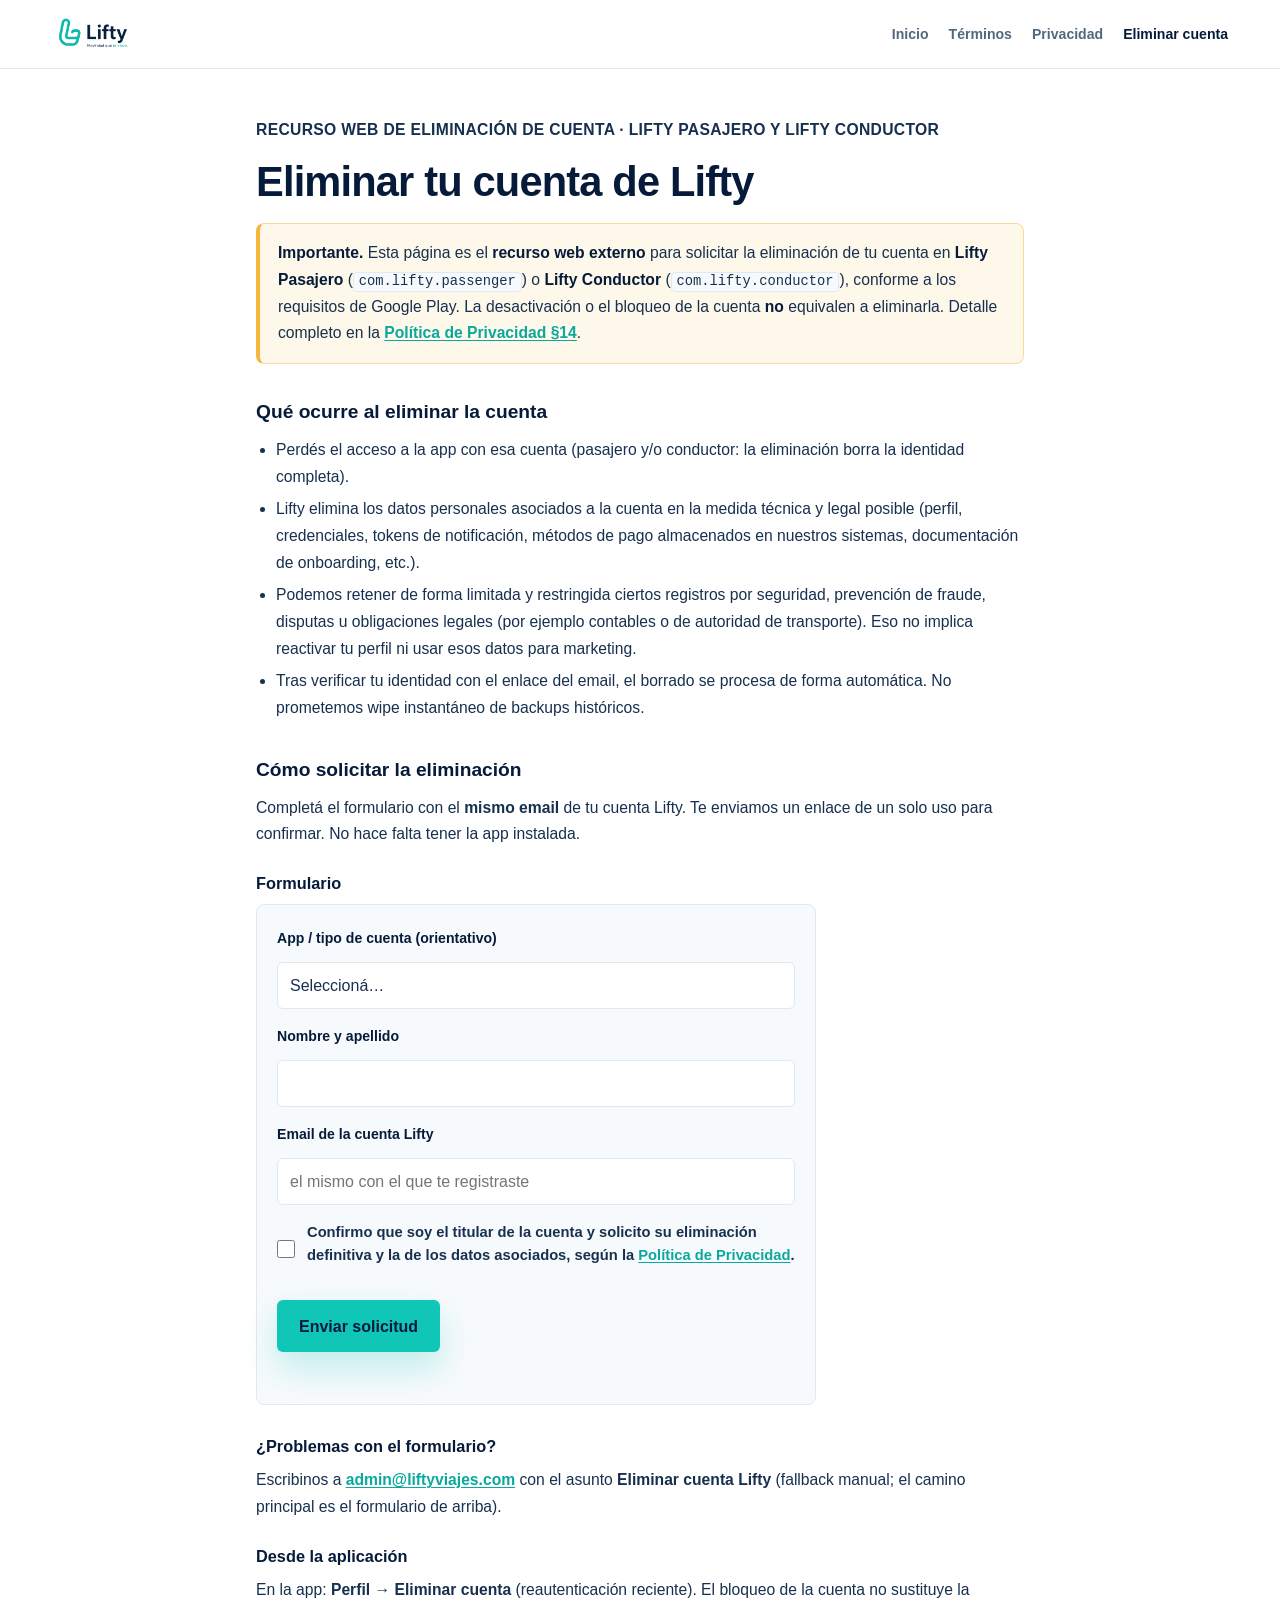
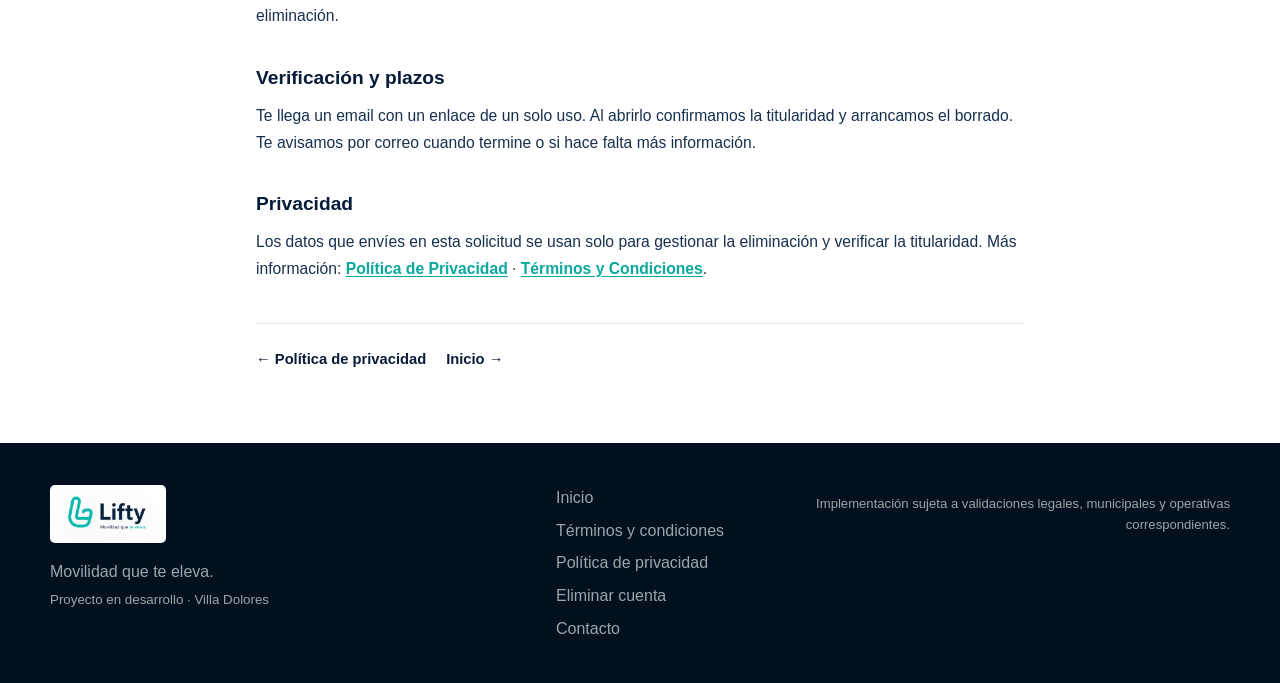
<file: outputs/eliminar-cuenta.html>
<!DOCTYPE html>
<html lang="es">
  <head>
    <meta charset="UTF-8" />
    <meta name="viewport" content="width=device-width, initial-scale=1.0" />
    <meta name="theme-color" content="#061b3a" />
    <meta
      name="description"
      content="Solicitá la eliminación de tu cuenta de Lifty Pasajero o Lifty Conductor. Recurso web externo conforme a la política de Google Play."
    />
    <link rel="canonical" href="https://web.liftyviajes.com/eliminar-cuenta" />
    <title>Eliminar cuenta | Lifty</title>
    <link rel="icon" href="data:," />
    <link rel="stylesheet" href="styles.css" />
    <link rel="stylesheet" href="logo.css" />
  </head>
  <body class="legal-page-wrap">
    <a class="skip-link" href="#contenido">Saltar al contenido</a>

    <header class="site-header legal-header" data-header>
      <div class="container">
        <a class="brand" href="/" aria-label="Lifty, ir al inicio">
          <img src="assets/lifty-logo-clean.png" alt="Lifty" class="logo-clean" />
        </a>
        <nav class="legal-header-nav" aria-label="Navegación legal">
          <a href="/">Inicio</a>
          <a href="/terminos">Términos</a>
          <a href="/privacidad">Privacidad</a>
          <a href="/eliminar-cuenta" aria-current="page">Eliminar cuenta</a>
        </nav>
      </div>
    </header>

    <main id="contenido" class="container legal-page">
      <p class="legal-meta">Recurso web de eliminación de cuenta · Lifty Pasajero y Lifty Conductor</p>
      <h1>Eliminar tu cuenta de Lifty</h1>

      <p class="legal-notice">
        <strong>Importante.</strong> Esta página es el
        <strong>recurso web externo</strong> para solicitar la eliminación de tu cuenta en
        <strong>Lifty Pasajero</strong> (<code>com.lifty.passenger</code>) o
        <strong>Lifty Conductor</strong> (<code>com.lifty.conductor</code>), conforme a los
        requisitos de Google Play. La desactivación o el bloqueo de la cuenta
        <strong>no</strong> equivalen a eliminarla. Detalle completo en la
        <a href="/privacidad#eliminacion">Política de Privacidad §14</a>.
      </p>

      <div id="verify-status" class="legal-notice" hidden role="status"></div>

      <h2>Qué ocurre al eliminar la cuenta</h2>
      <ul>
        <li>
          Perdés el acceso a la app con esa cuenta (pasajero y/o conductor: la eliminación borra la
          identidad completa).
        </li>
        <li>
          Lifty elimina los datos personales asociados a la cuenta en la medida técnica y legal
          posible (perfil, credenciales, tokens de notificación, métodos de pago almacenados en
          nuestros sistemas, documentación de onboarding, etc.).
        </li>
        <li>
          Podemos retener de forma limitada y restringida ciertos registros por seguridad,
          prevención de fraude, disputas u obligaciones legales (por ejemplo contables o de
          autoridad de transporte). Eso no implica reactivar tu perfil ni usar esos datos para
          marketing.
        </li>
        <li>
          Tras verificar tu identidad con el enlace del email, el borrado se procesa de forma
          automática. No prometemos wipe instantáneo de backups históricos.
        </li>
      </ul>

      <h2>Cómo solicitar la eliminación</h2>
      <p>
        Completá el formulario con el <strong>mismo email</strong> de tu cuenta Lifty. Te enviamos
        un enlace de un solo uso para confirmar. No hace falta tener la app instalada.
      </p>

      <h3>Formulario</h3>
      <form class="delete-account-form" id="delete-account-form" novalidate>
        <div class="delete-field">
          <label for="app-type">App / tipo de cuenta (orientativo)</label>
          <select id="app-type" name="app">
            <option value="">Seleccioná…</option>
            <option value="passenger">Lifty Pasajero</option>
            <option value="driver">Lifty Conductor</option>
            <option value="both">Ambas / no estoy seguro</option>
          </select>
        </div>

        <div class="delete-field">
          <label for="full-name">Nombre y apellido</label>
          <input id="full-name" name="nombre" type="text" autocomplete="name" />
        </div>

        <div class="delete-field">
          <label for="account-email">Email de la cuenta Lifty</label>
          <input
            id="account-email"
            name="email"
            type="email"
            autocomplete="email"
            required
            placeholder="el mismo con el que te registraste"
          />
        </div>

        <div class="delete-field delete-check">
          <label for="confirm-delete">
            <input id="confirm-delete" type="checkbox" required />
            <span class="delete-check-text">
              Confirmo que soy el titular de la cuenta y solicito su
              <strong>eliminación definitiva</strong>
              y la de los datos asociados, según la
              <a href="/privacidad#eliminacion">Política de Privacidad</a>.
            </span>
          </label>
        </div>

        <button class="button button-primary" type="submit" id="submit-btn">
          Enviar solicitud
        </button>
        <p class="delete-form-note" id="form-status" role="status" aria-live="polite"></p>
      </form>

      <h3>¿Problemas con el formulario?</h3>
      <p>
        Escribinos a
        <a href="mailto:admin@liftyviajes.com">admin@liftyviajes.com</a>
        con el asunto <strong>Eliminar cuenta Lifty</strong> (fallback manual; el camino principal
        es el formulario de arriba).
      </p>

      <h3>Desde la aplicación</h3>
      <p>
        En la app: <strong>Perfil → Eliminar cuenta</strong> (reautenticación reciente). El bloqueo
        de la cuenta no sustituye la eliminación.
      </p>

      <h2>Verificación y plazos</h2>
      <p>
        Te llega un email con un enlace de un solo uso. Al abrirlo confirmamos la titularidad y
        arrancamos el borrado. Te avisamos por correo cuando termine o si hace falta más
        información.
      </p>

      <h2>Privacidad</h2>
      <p>
        Los datos que envíes en esta solicitud se usan solo para gestionar la eliminación y
        verificar la titularidad. Más información:
        <a href="/privacidad">Política de Privacidad</a>
        ·
        <a href="/terminos">Términos y Condiciones</a>.
      </p>

      <div class="legal-cross">
        <a href="/privacidad">← Política de privacidad</a>
        <a href="/">Inicio →</a>
      </div>
    </main>

    <footer class="site-footer">
      <div class="container footer-layout">
        <div>
          <a class="footer-logo" href="/"
            ><img src="assets/lifty-logo-clean.png" alt="Lifty"
          /></a>
          <p>Movilidad que te eleva.</p>
          <small>Proyecto en desarrollo · Villa Dolores</small>
        </div>
        <nav aria-label="Enlaces del pie">
          <a href="/">Inicio</a>
          <a href="/terminos">Términos y condiciones</a>
          <a href="/privacidad">Política de privacidad</a>
          <a href="/eliminar-cuenta">Eliminar cuenta</a>
          <a href="mailto:admin@liftyviajes.com">Contacto</a>
        </nav>
        <p class="footer-legal">
          Implementación sujeta a validaciones legales, municipales y operativas correspondientes.
        </p>
      </div>
    </footer>

    <script>
      (function () {
        var API_BASE =
          (window.LIFTY_API_BASE && String(window.LIFTY_API_BASE).replace(/\/$/, "")) ||
          "https://api.liftyviajes.com/api";

        var form = document.getElementById("delete-account-form");
        var statusEl = document.getElementById("form-status");
        var submitBtn = document.getElementById("submit-btn");
        var verifyBox = document.getElementById("verify-status");

        function setStatus(msg, isError) {
          if (!statusEl) return;
          statusEl.textContent = msg || "";
          statusEl.style.color = isError ? "#c62828" : "";
        }

        function roleHintFromApp(v) {
          if (v === "passenger" || v === "driver" || v === "both") return v;
          return undefined;
        }

        function params() {
          try {
            return new URLSearchParams(window.location.search);
          } catch (e) {
            return new URLSearchParams();
          }
        }

        async function verifyToken(token) {
          if (!verifyBox) return;
          verifyBox.hidden = false;
          verifyBox.textContent = "Verificando tu solicitud…";
          try {
            var res = await fetch(API_BASE + "/account-deletion/web/verify", {
              method: "POST",
              headers: { "Content-Type": "application/json", Accept: "application/json" },
              body: JSON.stringify({ token: token }),
            });
            var data = {};
            try {
              data = await res.json();
            } catch (e) {}
            if (!res.ok) {
              var msg =
                (data && data.error && data.error.message) ||
                "No pudimos verificar el enlace. Pedí uno nuevo con el formulario.";
              verifyBox.textContent = msg;
              return;
            }
            verifyBox.textContent =
              (data && data.message) ||
              "Identidad verificada. Estamos eliminando tu cuenta. Te vamos a mandar un email al terminar.";
            if (form) form.hidden = true;
          } catch (err) {
            verifyBox.textContent =
              "Error de red al verificar. Probá de nuevo o escribinos a admin@liftyviajes.com.";
          }
        }

        var token = params().get("token");
        if (token && token.length >= 16) {
          verifyToken(token);
        }

        if (!form) return;

        form.addEventListener("submit", function (event) {
          event.preventDefault();
          var email = (document.getElementById("account-email").value || "").trim();
          var name = (document.getElementById("full-name").value || "").trim();
          var app = document.getElementById("app-type").value;
          var confirmed = document.getElementById("confirm-delete").checked;

          if (!email || !confirmed) {
            setStatus("Completá el email y confirmá que sos el titular.", true);
            return;
          }

          submitBtn.disabled = true;
          setStatus("Enviando…");

          var body = { email: email };
          var hint = roleHintFromApp(app);
          if (hint) body.role_hint = hint;
          if (name) body.full_name = name;

          fetch(API_BASE + "/account-deletion/web/request", {
            method: "POST",
            headers: { "Content-Type": "application/json", Accept: "application/json" },
            body: JSON.stringify(body),
          })
            .then(function (res) {
              return res.json().catch(function () {
                return {};
              }).then(function (data) {
                return { res: res, data: data };
              });
            })
            .then(function (out) {
              if (out.res.status === 429) {
                setStatus("Demasiados intentos. Esperá un rato e intentá de nuevo.", true);
                return;
              }
              // Anti-enum: same message whether or not the account exists.
              var msg =
                (out.data && out.data.message) ||
                "Si existe una cuenta asociada, enviamos un email con instrucciones.";
              setStatus(msg, false);
              form.reset();
            })
            .catch(function () {
              setStatus(
                "No pudimos contactar al servidor. Probá más tarde o escribinos a admin@liftyviajes.com.",
                true,
              );
            })
            .finally(function () {
              submitBtn.disabled = false;
            });
        });
      })();
    </script>
  </body>
</html>
</file>
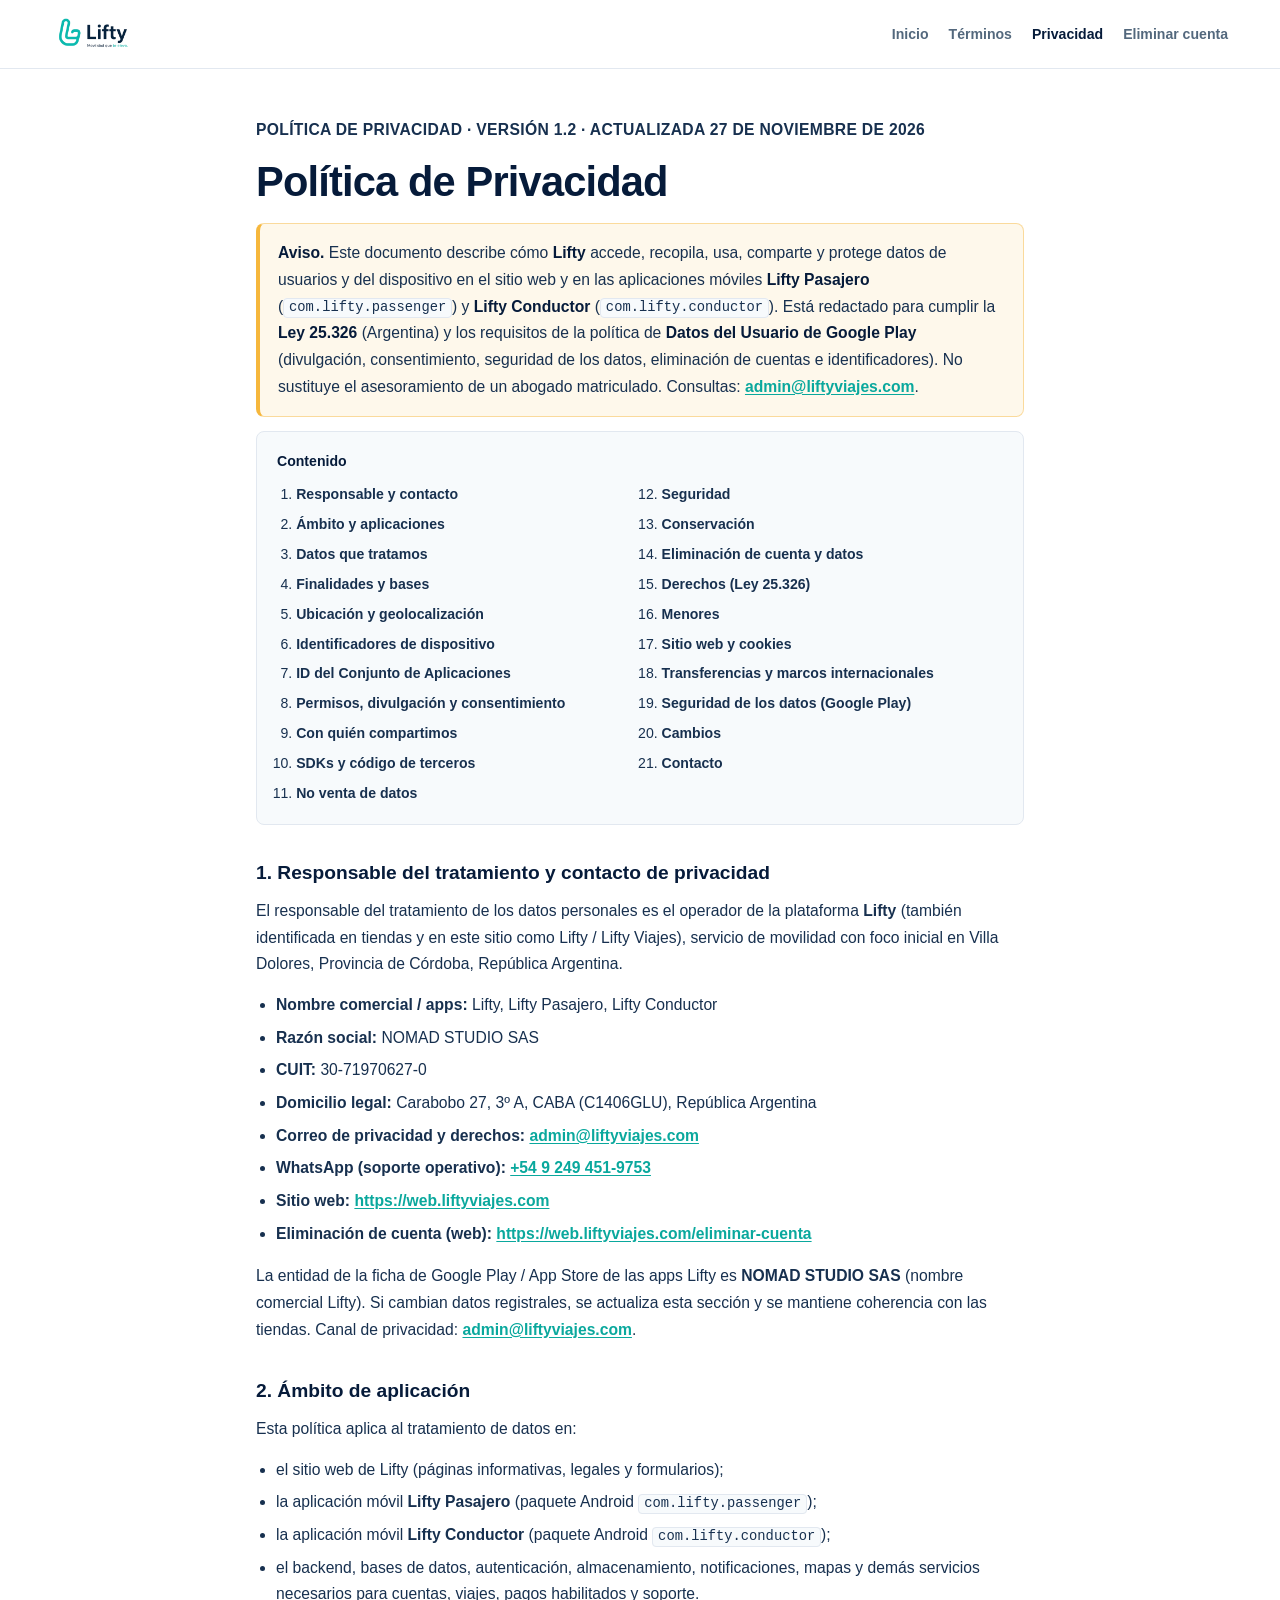
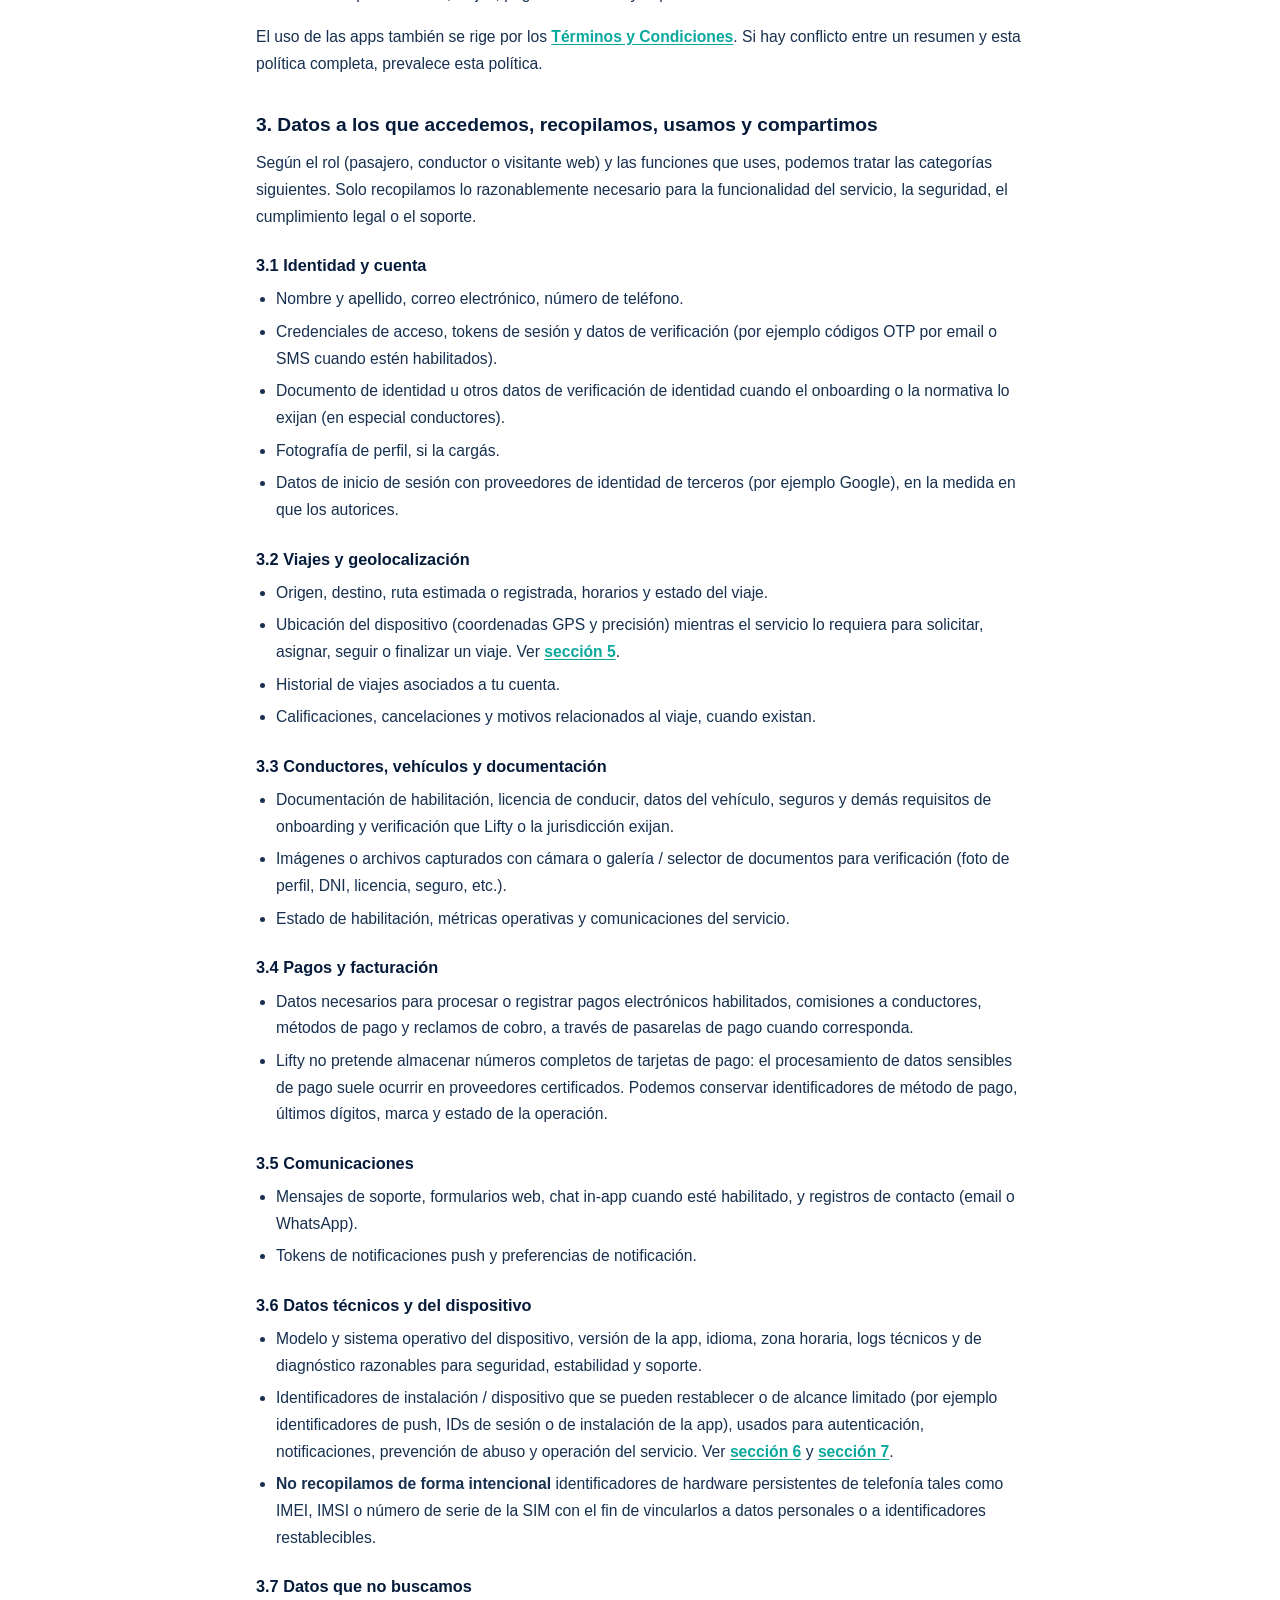
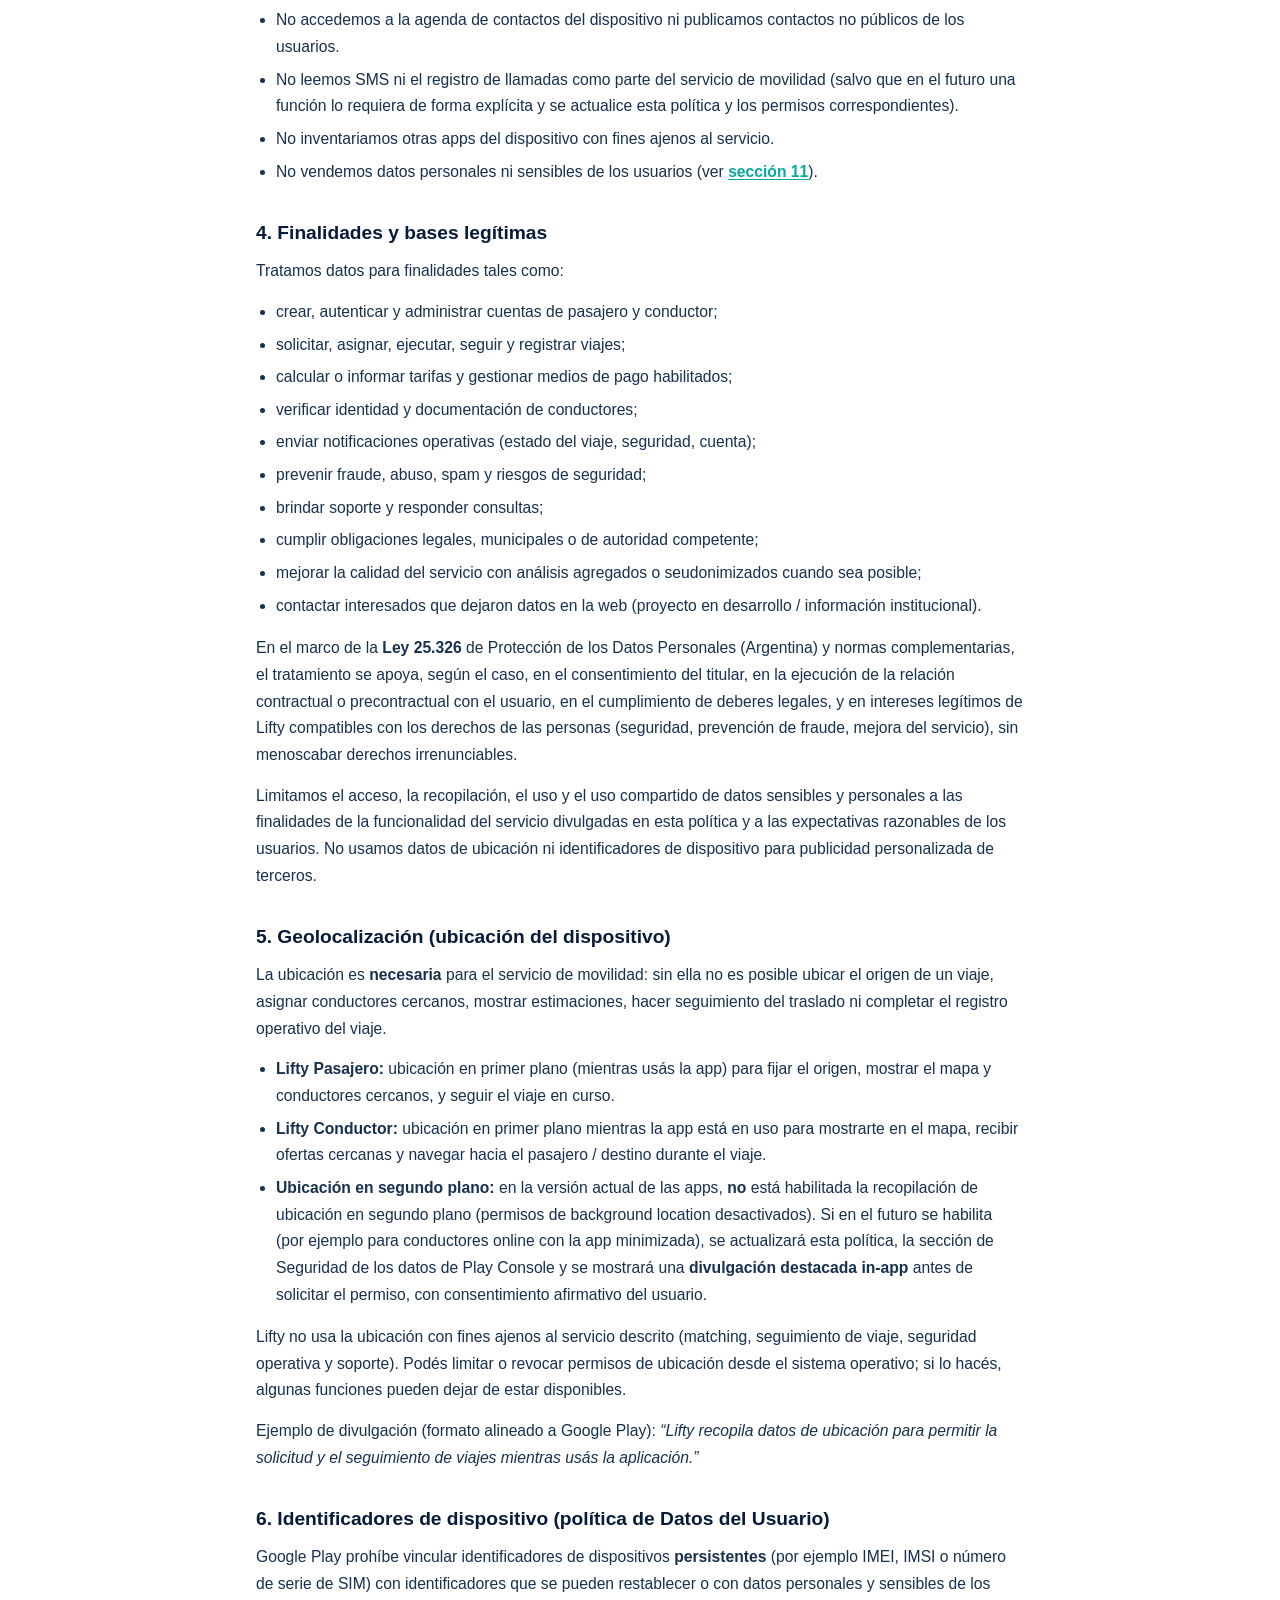
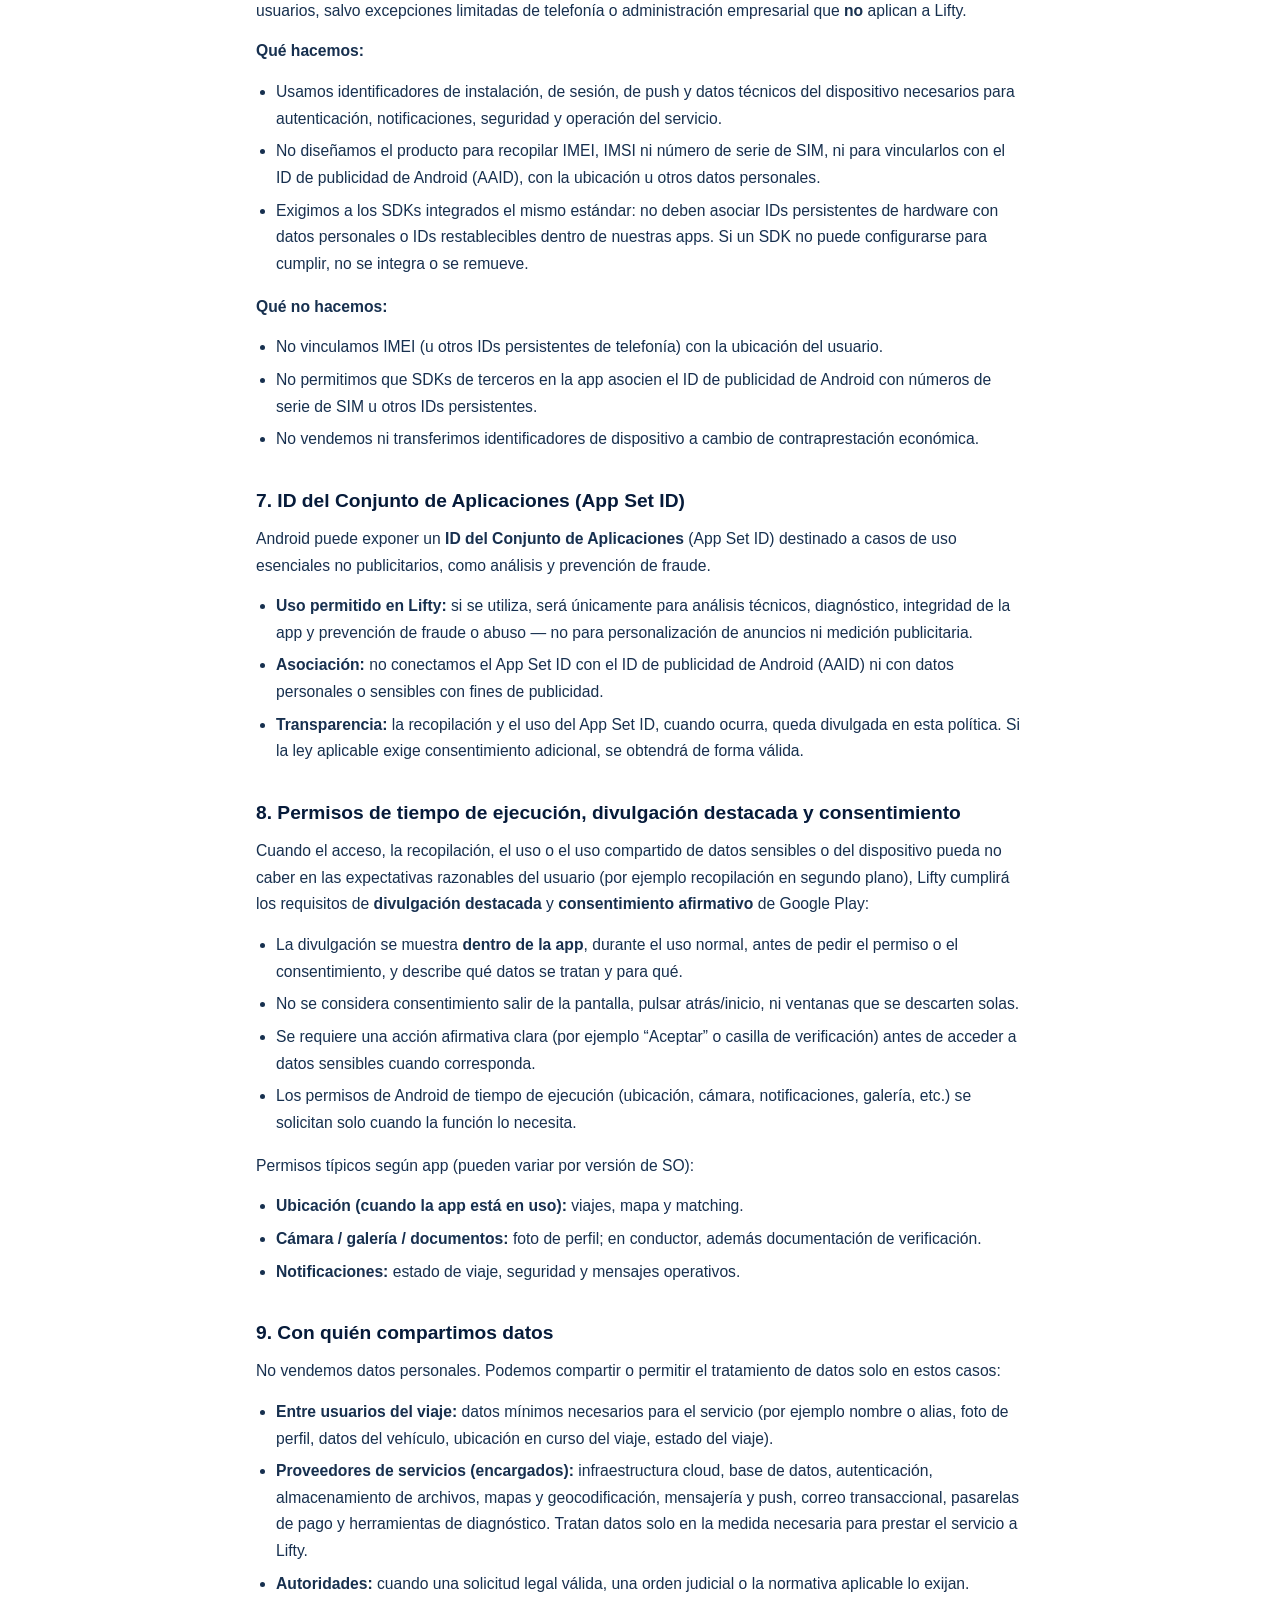
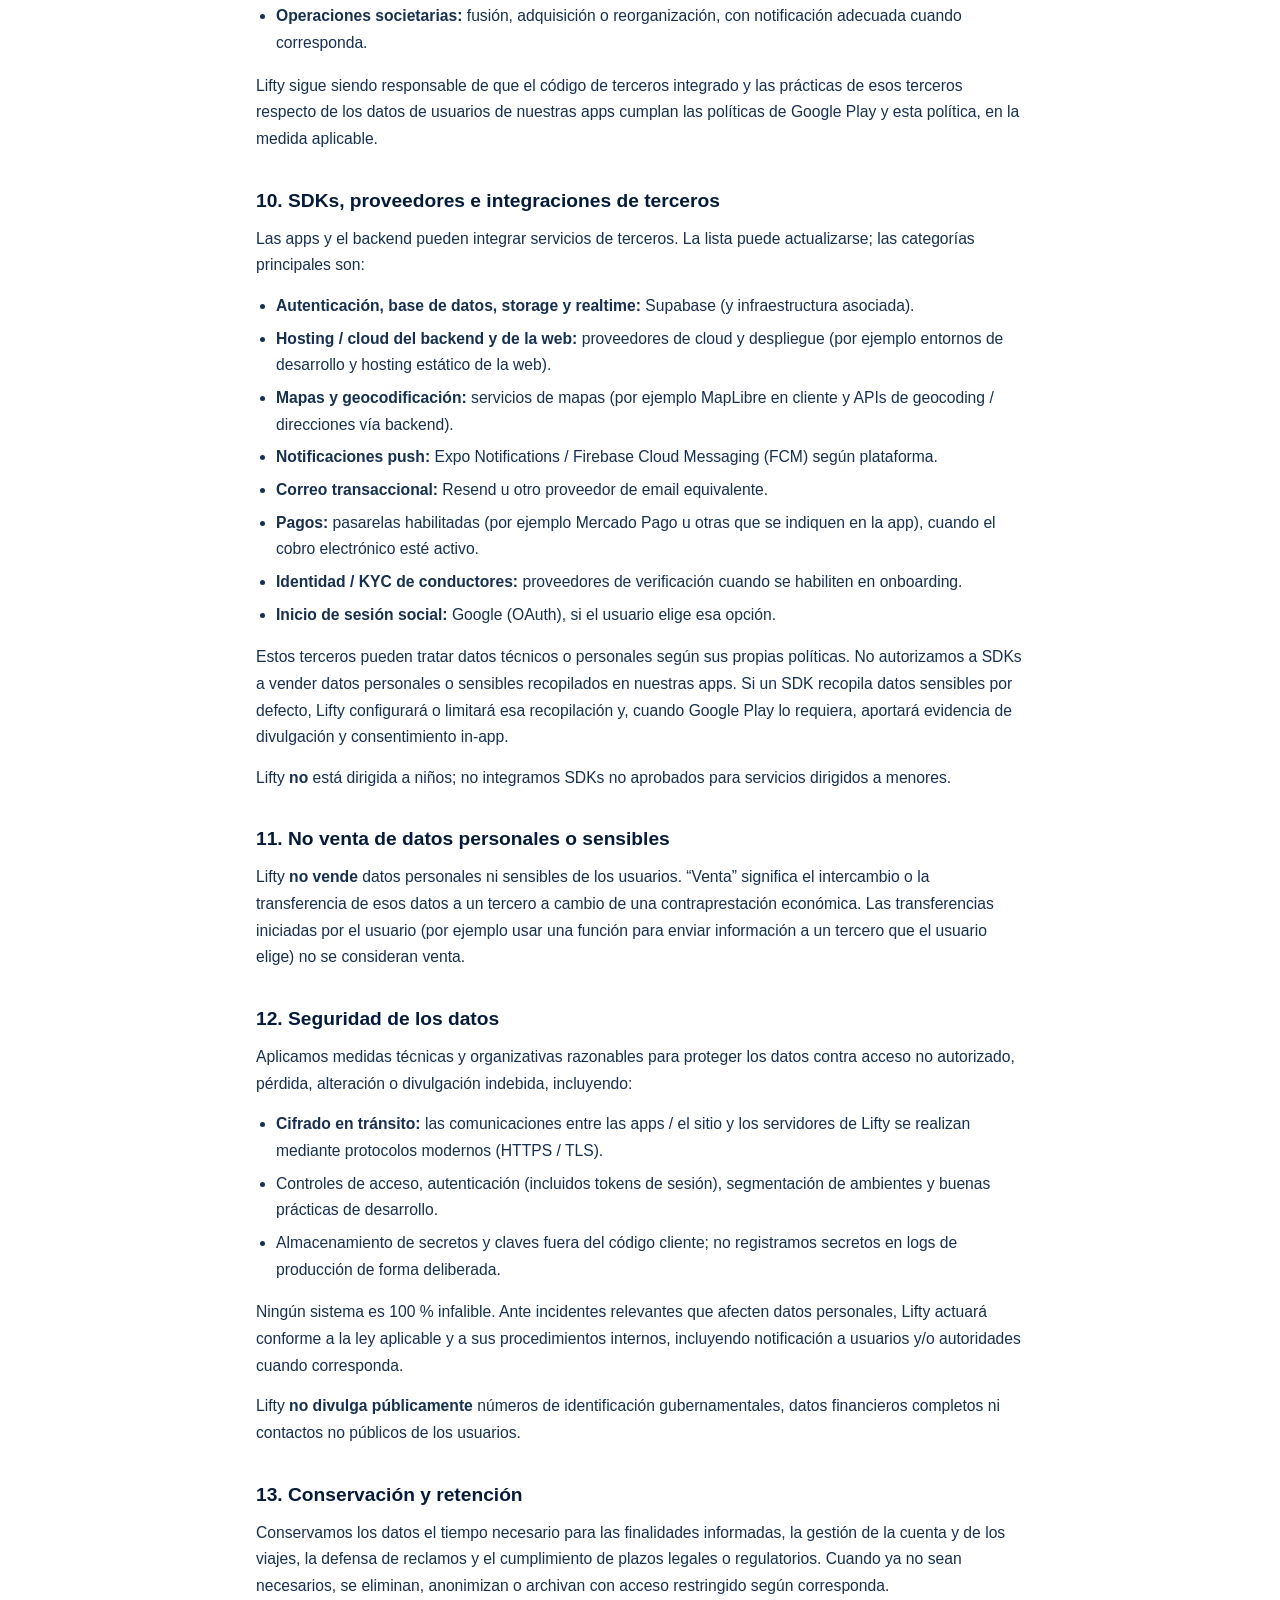
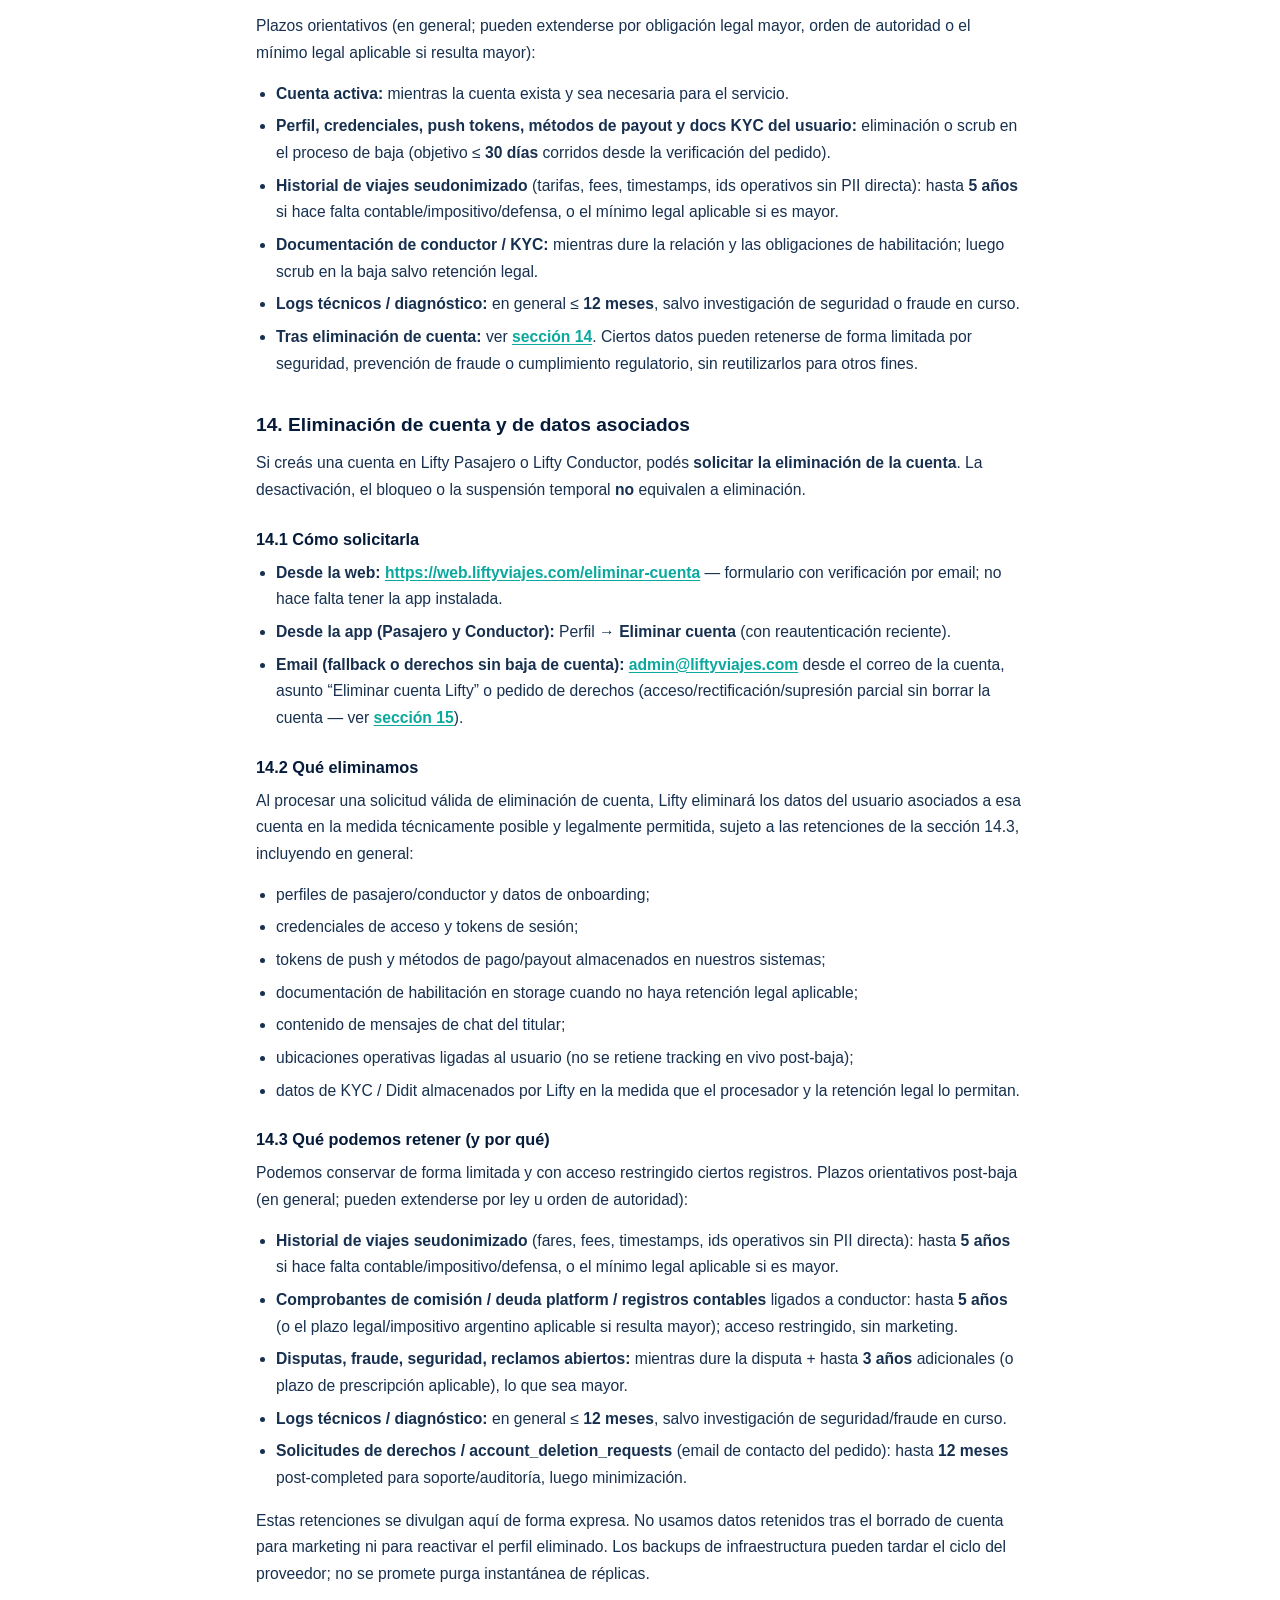
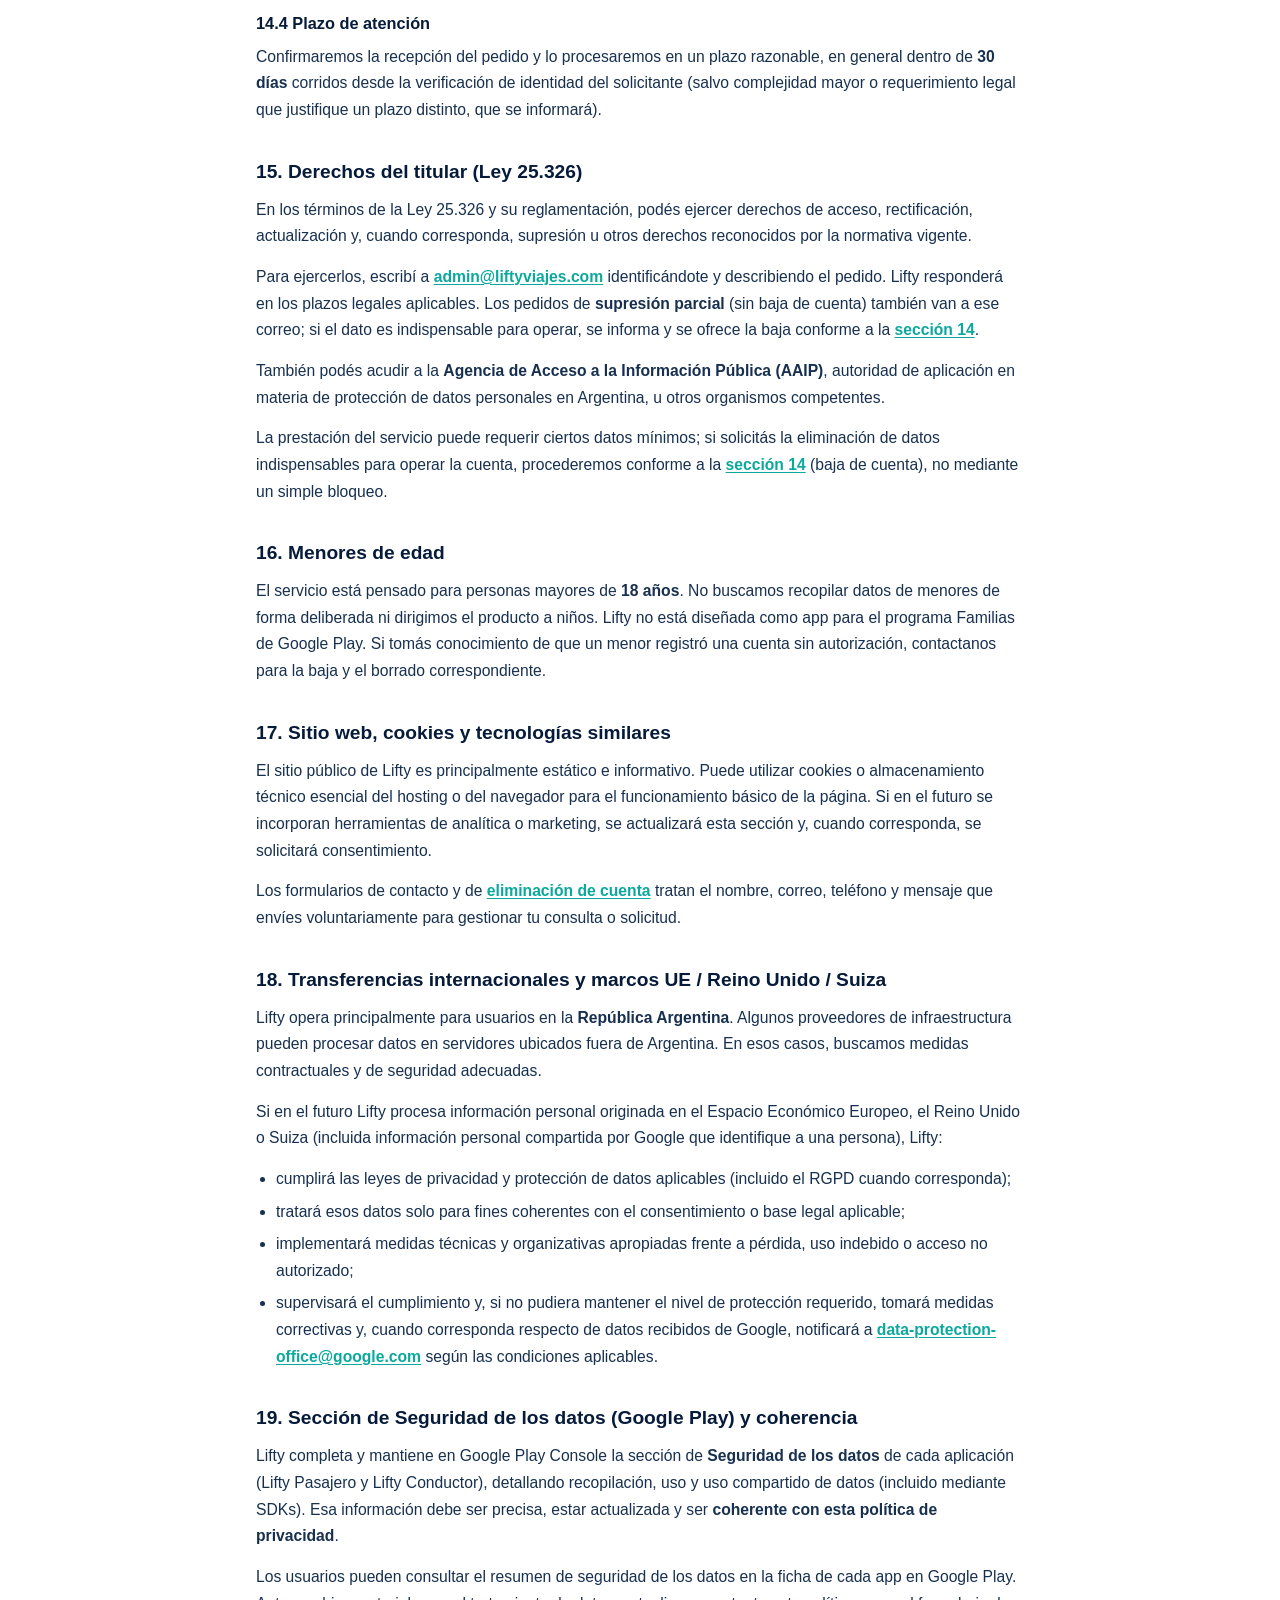
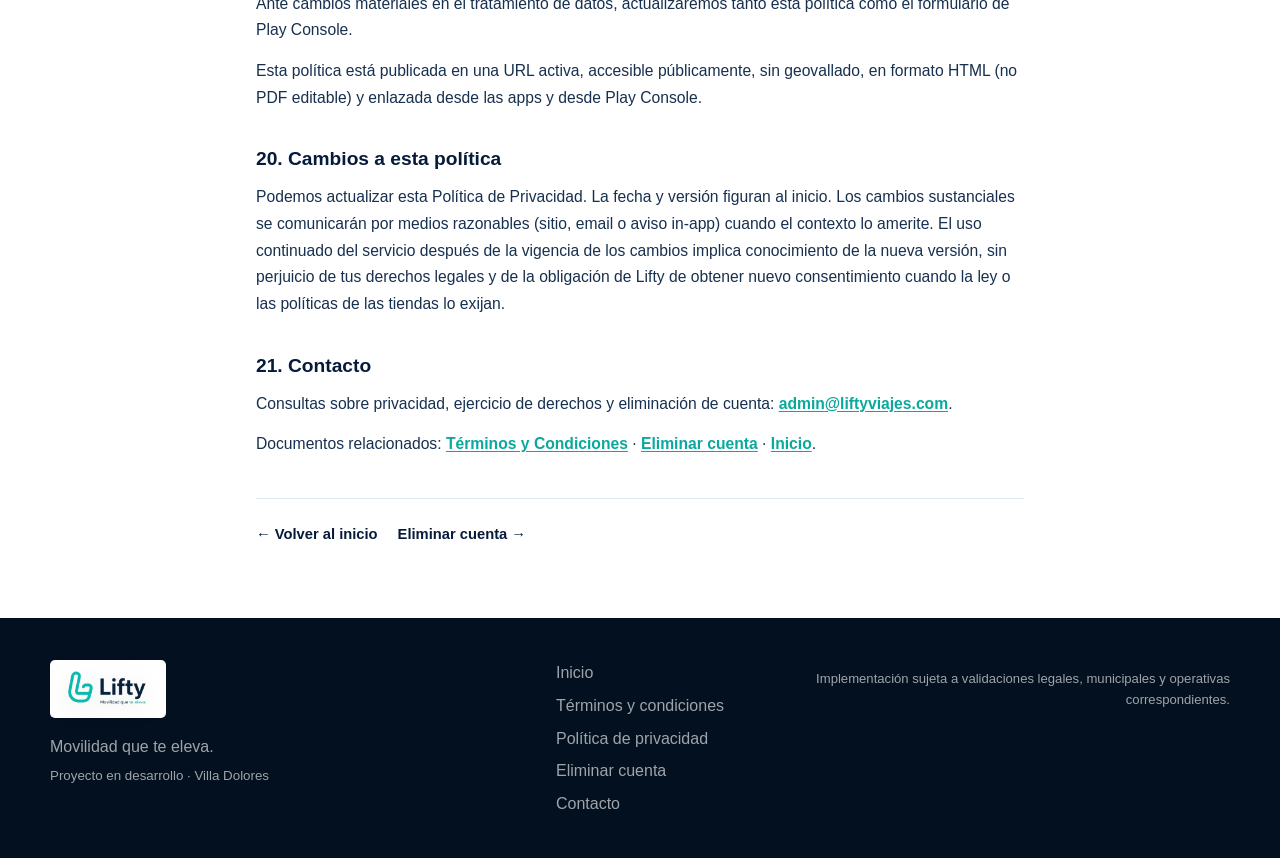
<file: outputs/privacidad.html>
<!DOCTYPE html>
<html lang="es">
  <head>
    <meta charset="UTF-8" />
    <meta name="viewport" content="width=device-width, initial-scale=1.0" />
    <meta name="theme-color" content="#061b3a" />
    <meta
      name="description"
      content="Política de Privacidad de Lifty: datos personales, ubicación, identificadores de dispositivo, SDKs, seguridad y eliminación de cuenta. Apps Lifty Pasajero y Lifty Conductor. Ley 25.326 y políticas de Google Play."
    />
    <link rel="canonical" href="https://web.liftyviajes.com/privacidad" />
    <title>Política de Privacidad | Lifty</title>
    <link rel="icon" href="data:," />
    <link rel="stylesheet" href="styles.css" />
    <link rel="stylesheet" href="logo.css" />
  </head>
  <body class="legal-page-wrap">
    <a class="skip-link" href="#contenido">Saltar al contenido</a>

    <header class="site-header legal-header" data-header>
      <div class="container">
        <a class="brand" href="/" aria-label="Lifty, ir al inicio">
          <img src="assets/lifty-logo-clean.png" alt="Lifty" class="logo-clean" />
        </a>
        <nav class="legal-header-nav" aria-label="Navegación legal">
          <a href="/">Inicio</a>
          <a href="/terminos">Términos</a>
          <a href="/privacidad" aria-current="page">Privacidad</a>
          <a href="/eliminar-cuenta">Eliminar cuenta</a>
        </nav>
      </div>
    </header>

    <main id="contenido" class="container legal-page">
      <p class="legal-meta">Política de Privacidad · Versión 1.2 · Actualizada 27 de noviembre de 2026</p>
      <h1>Política de Privacidad</h1>

      <p class="legal-notice">
        <strong>Aviso.</strong> Este documento describe cómo <strong>Lifty</strong> accede,
        recopila, usa, comparte y protege datos de usuarios y del dispositivo en el sitio web y en
        las aplicaciones móviles <strong>Lifty Pasajero</strong> (<code>com.lifty.passenger</code>)
        y <strong>Lifty Conductor</strong> (<code>com.lifty.conductor</code>). Está redactado para
        cumplir la <strong>Ley 25.326</strong> (Argentina) y los requisitos de la política de
        <strong>Datos del Usuario de Google Play</strong> (divulgación, consentimiento, seguridad
        de los datos, eliminación de cuentas e identificadores). No sustituye el asesoramiento de
        un abogado matriculado. Consultas:
        <a href="mailto:admin@liftyviajes.com">admin@liftyviajes.com</a>.
      </p>

      <nav class="legal-toc" aria-label="Contenido">
        <strong>Contenido</strong>
        <ol>
          <li><a href="#responsable">Responsable y contacto</a></li>
          <li><a href="#ambito">Ámbito y aplicaciones</a></li>
          <li><a href="#datos">Datos que tratamos</a></li>
          <li><a href="#finalidades">Finalidades y bases</a></li>
          <li><a href="#gps">Ubicación y geolocalización</a></li>
          <li><a href="#identificadores">Identificadores de dispositivo</a></li>
          <li><a href="#app-set-id">ID del Conjunto de Aplicaciones</a></li>
          <li><a href="#permisos">Permisos, divulgación y consentimiento</a></li>
          <li><a href="#compartir">Con quién compartimos</a></li>
          <li><a href="#sdks">SDKs y código de terceros</a></li>
          <li><a href="#venta">No venta de datos</a></li>
          <li><a href="#seguridad">Seguridad</a></li>
          <li><a href="#conservacion">Conservación</a></li>
          <li><a href="#eliminacion">Eliminación de cuenta y datos</a></li>
          <li><a href="#derechos">Derechos (Ley 25.326)</a></li>
          <li><a href="#menores">Menores</a></li>
          <li><a href="#cookies">Sitio web y cookies</a></li>
          <li><a href="#transferencias">Transferencias y marcos internacionales</a></li>
          <li><a href="#play">Seguridad de los datos (Google Play)</a></li>
          <li><a href="#cambios">Cambios</a></li>
          <li><a href="#contacto">Contacto</a></li>
        </ol>
      </nav>

      <h2 id="responsable">1. Responsable del tratamiento y contacto de privacidad</h2>
      <p>
        El responsable del tratamiento de los datos personales es el operador de la plataforma
        <strong>Lifty</strong> (también identificada en tiendas y en este sitio como Lifty /
        Lifty Viajes), servicio de movilidad con foco inicial en Villa Dolores, Provincia de
        Córdoba, República Argentina.
      </p>
      <ul>
        <li>
          <strong>Nombre comercial / apps:</strong> Lifty, Lifty Pasajero, Lifty Conductor
        </li>
        <li>
          <strong>Razón social:</strong> NOMAD STUDIO SAS
        </li>
        <li>
          <strong>CUIT:</strong> 30-71970627-0
        </li>
        <li>
          <strong>Domicilio legal:</strong> Carabobo 27, 3º A, CABA (C1406GLU), República Argentina
        </li>
        <li>
          <strong>Correo de privacidad y derechos:</strong>
          <a href="mailto:admin@liftyviajes.com">admin@liftyviajes.com</a>
        </li>
        <li>
          <strong>WhatsApp (soporte operativo):</strong>
          <a
            href="https://wa.me/5492494519753"
            rel="noopener noreferrer"
            target="_blank"
            >+54 9 249 451-9753</a
          >
        </li>
        <li>
          <strong>Sitio web:</strong>
          <a href="https://web.liftyviajes.com/">https://web.liftyviajes.com</a>
        </li>
        <li>
          <strong>Eliminación de cuenta (web):</strong>
          <a href="https://web.liftyviajes.com/eliminar-cuenta"
            >https://web.liftyviajes.com/eliminar-cuenta</a
          >
        </li>
      </ul>
      <p>
        La entidad de la ficha de Google Play / App Store de las apps Lifty es
        <strong>NOMAD STUDIO SAS</strong> (nombre comercial Lifty). Si cambian datos registrales,
        se actualiza esta sección y se mantiene coherencia con las tiendas. Canal de privacidad:
        <a href="mailto:admin@liftyviajes.com">admin@liftyviajes.com</a>.
      </p>

      <h2 id="ambito">2. Ámbito de aplicación</h2>
      <p>Esta política aplica al tratamiento de datos en:</p>
      <ul>
        <li>el sitio web de Lifty (páginas informativas, legales y formularios);</li>
        <li>
          la aplicación móvil <strong>Lifty Pasajero</strong> (paquete Android
          <code>com.lifty.passenger</code>);
        </li>
        <li>
          la aplicación móvil <strong>Lifty Conductor</strong> (paquete Android
          <code>com.lifty.conductor</code>);
        </li>
        <li>
          el backend, bases de datos, autenticación, almacenamiento, notificaciones, mapas y
          demás servicios necesarios para cuentas, viajes, pagos habilitados y soporte.
        </li>
      </ul>
      <p>
        El uso de las apps también se rige por los
        <a href="/terminos">Términos y Condiciones</a>. Si hay conflicto entre un resumen y esta
        política completa, prevalece esta política.
      </p>

      <h2 id="datos">3. Datos a los que accedemos, recopilamos, usamos y compartimos</h2>
      <p>
        Según el rol (pasajero, conductor o visitante web) y las funciones que uses, podemos tratar
        las categorías siguientes. Solo recopilamos lo razonablemente necesario para la
        funcionalidad del servicio, la seguridad, el cumplimiento legal o el soporte.
      </p>

      <h3>3.1 Identidad y cuenta</h3>
      <ul>
        <li>Nombre y apellido, correo electrónico, número de teléfono.</li>
        <li>
          Credenciales de acceso, tokens de sesión y datos de verificación (por ejemplo códigos
          OTP por email o SMS cuando estén habilitados).
        </li>
        <li>
          Documento de identidad u otros datos de verificación de identidad cuando el onboarding o
          la normativa lo exijan (en especial conductores).
        </li>
        <li>Fotografía de perfil, si la cargás.</li>
        <li>
          Datos de inicio de sesión con proveedores de identidad de terceros (por ejemplo Google),
          en la medida en que los autorices.
        </li>
      </ul>

      <h3>3.2 Viajes y geolocalización</h3>
      <ul>
        <li>Origen, destino, ruta estimada o registrada, horarios y estado del viaje.</li>
        <li>
          Ubicación del dispositivo (coordenadas GPS y precisión) mientras el servicio lo requiera
          para solicitar, asignar, seguir o finalizar un viaje. Ver
          <a href="#gps">sección 5</a>.
        </li>
        <li>Historial de viajes asociados a tu cuenta.</li>
        <li>Calificaciones, cancelaciones y motivos relacionados al viaje, cuando existan.</li>
      </ul>

      <h3>3.3 Conductores, vehículos y documentación</h3>
      <ul>
        <li>
          Documentación de habilitación, licencia de conducir, datos del vehículo, seguros y demás
          requisitos de onboarding y verificación que Lifty o la jurisdicción exijan.
        </li>
        <li>
          Imágenes o archivos capturados con cámara o galería / selector de documentos para
          verificación (foto de perfil, DNI, licencia, seguro, etc.).
        </li>
        <li>Estado de habilitación, métricas operativas y comunicaciones del servicio.</li>
      </ul>

      <h3>3.4 Pagos y facturación</h3>
      <ul>
        <li>
          Datos necesarios para procesar o registrar pagos electrónicos habilitados, comisiones a
          conductores, métodos de pago y reclamos de cobro, a través de pasarelas de pago cuando
          corresponda.
        </li>
        <li>
          Lifty no pretende almacenar números completos de tarjetas de pago: el procesamiento de
          datos sensibles de pago suele ocurrir en proveedores certificados. Podemos conservar
          identificadores de método de pago, últimos dígitos, marca y estado de la operación.
        </li>
      </ul>

      <h3>3.5 Comunicaciones</h3>
      <ul>
        <li>
          Mensajes de soporte, formularios web, chat in-app cuando esté habilitado, y registros de
          contacto (email o WhatsApp).
        </li>
        <li>Tokens de notificaciones push y preferencias de notificación.</li>
      </ul>

      <h3>3.6 Datos técnicos y del dispositivo</h3>
      <ul>
        <li>
          Modelo y sistema operativo del dispositivo, versión de la app, idioma, zona horaria, logs
          técnicos y de diagnóstico razonables para seguridad, estabilidad y soporte.
        </li>
        <li>
          Identificadores de instalación / dispositivo que se pueden restablecer o de alcance
          limitado (por ejemplo identificadores de push, IDs de sesión o de instalación de la app),
          usados para autenticación, notificaciones, prevención de abuso y operación del servicio.
          Ver <a href="#identificadores">sección 6</a> y
          <a href="#app-set-id">sección 7</a>.
        </li>
        <li>
          <strong>No recopilamos de forma intencional</strong> identificadores de hardware
          persistentes de telefonía tales como IMEI, IMSI o número de serie de la SIM con el fin de
          vincularlos a datos personales o a identificadores restablecibles.
        </li>
      </ul>

      <h3>3.7 Datos que no buscamos</h3>
      <ul>
        <li>
          No accedemos a la agenda de contactos del dispositivo ni publicamos contactos no públicos
          de los usuarios.
        </li>
        <li>
          No leemos SMS ni el registro de llamadas como parte del servicio de movilidad (salvo que
          en el futuro una función lo requiera de forma explícita y se actualice esta política y
          los permisos correspondientes).
        </li>
        <li>
          No inventariamos otras apps del dispositivo con fines ajenos al servicio.
        </li>
        <li>
          No vendemos datos personales ni sensibles de los usuarios (ver
          <a href="#venta">sección 11</a>).
        </li>
      </ul>

      <h2 id="finalidades">4. Finalidades y bases legítimas</h2>
      <p>Tratamos datos para finalidades tales como:</p>
      <ul>
        <li>crear, autenticar y administrar cuentas de pasajero y conductor;</li>
        <li>solicitar, asignar, ejecutar, seguir y registrar viajes;</li>
        <li>calcular o informar tarifas y gestionar medios de pago habilitados;</li>
        <li>verificar identidad y documentación de conductores;</li>
        <li>enviar notificaciones operativas (estado del viaje, seguridad, cuenta);</li>
        <li>prevenir fraude, abuso, spam y riesgos de seguridad;</li>
        <li>brindar soporte y responder consultas;</li>
        <li>cumplir obligaciones legales, municipales o de autoridad competente;</li>
        <li>
          mejorar la calidad del servicio con análisis agregados o seudonimizados cuando sea
          posible;
        </li>
        <li>
          contactar interesados que dejaron datos en la web (proyecto en desarrollo / información
          institucional).
        </li>
      </ul>
      <p>
        En el marco de la <strong>Ley 25.326</strong> de Protección de los Datos Personales
        (Argentina) y normas complementarias, el tratamiento se apoya, según el caso, en el
        consentimiento del titular, en la ejecución de la relación contractual o precontractual con
        el usuario, en el cumplimiento de deberes legales, y en intereses legítimos de Lifty
        compatibles con los derechos de las personas (seguridad, prevención de fraude, mejora del
        servicio), sin menoscabar derechos irrenunciables.
      </p>
      <p>
        Limitamos el acceso, la recopilación, el uso y el uso compartido de datos sensibles y
        personales a las finalidades de la funcionalidad del servicio divulgadas en esta política y
        a las expectativas razonables de los usuarios. No usamos datos de ubicación ni
        identificadores de dispositivo para publicidad personalizada de terceros.
      </p>

      <h2 id="gps">5. Geolocalización (ubicación del dispositivo)</h2>
      <p>
        La ubicación es <strong>necesaria</strong> para el servicio de movilidad: sin ella no es
        posible ubicar el origen de un viaje, asignar conductores cercanos, mostrar estimaciones,
        hacer seguimiento del traslado ni completar el registro operativo del viaje.
      </p>
      <ul>
        <li>
          <strong>Lifty Pasajero:</strong> ubicación en primer plano (mientras usás la app) para
          fijar el origen, mostrar el mapa y conductores cercanos, y seguir el viaje en curso.
        </li>
        <li>
          <strong>Lifty Conductor:</strong> ubicación en primer plano mientras la app está en uso
          para mostrarte en el mapa, recibir ofertas cercanas y navegar hacia el pasajero / destino
          durante el viaje.
        </li>
        <li>
          <strong>Ubicación en segundo plano:</strong> en la versión actual de las apps,
          <strong>no</strong> está habilitada la recopilación de ubicación en segundo plano
          (permisos de background location desactivados). Si en el futuro se habilita (por ejemplo
          para conductores online con la app minimizada), se actualizará esta política, la sección
          de Seguridad de los datos de Play Console y se mostrará una
          <strong>divulgación destacada in-app</strong> antes de solicitar el permiso, con
          consentimiento afirmativo del usuario.
        </li>
      </ul>
      <p>
        Lifty no usa la ubicación con fines ajenos al servicio descrito (matching, seguimiento de
        viaje, seguridad operativa y soporte). Podés limitar o revocar permisos de ubicación desde
        el sistema operativo; si lo hacés, algunas funciones pueden dejar de estar disponibles.
      </p>
      <p>
        Ejemplo de divulgación (formato alineado a Google Play):
        <em
          >“Lifty recopila datos de ubicación para permitir la solicitud y el seguimiento de
          viajes mientras usás la aplicación.”</em
        >
      </p>

      <h2 id="identificadores">6. Identificadores de dispositivo (política de Datos del Usuario)</h2>
      <p>
        Google Play prohíbe vincular identificadores de dispositivos <strong>persistentes</strong>
        (por ejemplo IMEI, IMSI o número de serie de SIM) con identificadores que se pueden
        restablecer o con datos personales y sensibles de los usuarios, salvo excepciones limitadas
        de telefonía o administración empresarial que <strong>no</strong> aplican a Lifty.
      </p>
      <p><strong>Qué hacemos:</strong></p>
      <ul>
        <li>
          Usamos identificadores de instalación, de sesión, de push y datos técnicos del dispositivo
          necesarios para autenticación, notificaciones, seguridad y operación del servicio.
        </li>
        <li>
          No diseñamos el producto para recopilar IMEI, IMSI ni número de serie de SIM, ni para
          vincularlos con el ID de publicidad de Android (AAID), con la ubicación u otros datos
          personales.
        </li>
        <li>
          Exigimos a los SDKs integrados el mismo estándar: no deben asociar IDs persistentes de
          hardware con datos personales o IDs restablecibles dentro de nuestras apps. Si un SDK no
          puede configurarse para cumplir, no se integra o se remueve.
        </li>
      </ul>
      <p><strong>Qué no hacemos:</strong></p>
      <ul>
        <li>No vinculamos IMEI (u otros IDs persistentes de telefonía) con la ubicación del usuario.</li>
        <li>
          No permitimos que SDKs de terceros en la app asocien el ID de publicidad de Android con
          números de serie de SIM u otros IDs persistentes.
        </li>
        <li>
          No vendemos ni transferimos identificadores de dispositivo a cambio de contraprestación
          económica.
        </li>
      </ul>

      <h2 id="app-set-id">7. ID del Conjunto de Aplicaciones (App Set ID)</h2>
      <p>
        Android puede exponer un <strong>ID del Conjunto de Aplicaciones</strong> (App Set ID)
        destinado a casos de uso esenciales no publicitarios, como análisis y prevención de fraude.
      </p>
      <ul>
        <li>
          <strong>Uso permitido en Lifty:</strong> si se utiliza, será únicamente para análisis
          técnicos, diagnóstico, integridad de la app y prevención de fraude o abuso — no para
          personalización de anuncios ni medición publicitaria.
        </li>
        <li>
          <strong>Asociación:</strong> no conectamos el App Set ID con el ID de publicidad de
          Android (AAID) ni con datos personales o sensibles con fines de publicidad.
        </li>
        <li>
          <strong>Transparencia:</strong> la recopilación y el uso del App Set ID, cuando ocurra,
          queda divulgada en esta política. Si la ley aplicable exige consentimiento adicional, se
          obtendrá de forma válida.
        </li>
      </ul>

      <h2 id="permisos">8. Permisos de tiempo de ejecución, divulgación destacada y consentimiento</h2>
      <p>
        Cuando el acceso, la recopilación, el uso o el uso compartido de datos sensibles o del
        dispositivo pueda no caber en las expectativas razonables del usuario (por ejemplo
        recopilación en segundo plano), Lifty cumplirá los requisitos de
        <strong>divulgación destacada</strong> y <strong>consentimiento afirmativo</strong> de
        Google Play:
      </p>
      <ul>
        <li>
          La divulgación se muestra <strong>dentro de la app</strong>, durante el uso normal, antes
          de pedir el permiso o el consentimiento, y describe qué datos se tratan y para qué.
        </li>
        <li>
          No se considera consentimiento salir de la pantalla, pulsar atrás/inicio, ni ventanas que
          se descarten solas.
        </li>
        <li>
          Se requiere una acción afirmativa clara (por ejemplo “Aceptar” o casilla de verificación)
          antes de acceder a datos sensibles cuando corresponda.
        </li>
        <li>
          Los permisos de Android de tiempo de ejecución (ubicación, cámara, notificaciones,
          galería, etc.) se solicitan solo cuando la función lo necesita.
        </li>
      </ul>
      <p>Permisos típicos según app (pueden variar por versión de SO):</p>
      <ul>
        <li>
          <strong>Ubicación (cuando la app está en uso):</strong> viajes, mapa y matching.
        </li>
        <li>
          <strong>Cámara / galería / documentos:</strong> foto de perfil; en conductor, además
          documentación de verificación.
        </li>
        <li>
          <strong>Notificaciones:</strong> estado de viaje, seguridad y mensajes operativos.
        </li>
      </ul>

      <h2 id="compartir">9. Con quién compartimos datos</h2>
      <p>
        No vendemos datos personales. Podemos compartir o permitir el tratamiento de datos solo en
        estos casos:
      </p>
      <ul>
        <li>
          <strong>Entre usuarios del viaje:</strong> datos mínimos necesarios para el servicio
          (por ejemplo nombre o alias, foto de perfil, datos del vehículo, ubicación en curso del
          viaje, estado del viaje).
        </li>
        <li>
          <strong>Proveedores de servicios (encargados):</strong> infraestructura cloud, base de
          datos, autenticación, almacenamiento de archivos, mapas y geocodificación, mensajería y
          push, correo transaccional, pasarelas de pago y herramientas de diagnóstico. Tratan datos
          solo en la medida necesaria para prestar el servicio a Lifty.
        </li>
        <li>
          <strong>Autoridades:</strong> cuando una solicitud legal válida, una orden judicial o la
          normativa aplicable lo exijan.
        </li>
        <li>
          <strong>Operaciones societarias:</strong> fusión, adquisición o reorganización, con
          notificación adecuada cuando corresponda.
        </li>
      </ul>
      <p>
        Lifty sigue siendo responsable de que el código de terceros integrado y las prácticas de
        esos terceros respecto de los datos de usuarios de nuestras apps cumplan las políticas de
        Google Play y esta política, en la medida aplicable.
      </p>

      <h2 id="sdks">10. SDKs, proveedores e integraciones de terceros</h2>
      <p>
        Las apps y el backend pueden integrar servicios de terceros. La lista puede actualizarse;
        las categorías principales son:
      </p>
      <ul>
        <li>
          <strong>Autenticación, base de datos, storage y realtime:</strong> Supabase (y
          infraestructura asociada).
        </li>
        <li>
          <strong>Hosting / cloud del backend y de la web:</strong> proveedores de cloud y
          despliegue (por ejemplo entornos de desarrollo y hosting estático de la web).
        </li>
        <li>
          <strong>Mapas y geocodificación:</strong> servicios de mapas (por ejemplo MapLibre en
          cliente y APIs de geocoding / direcciones vía backend).
        </li>
        <li>
          <strong>Notificaciones push:</strong> Expo Notifications / Firebase Cloud Messaging
          (FCM) según plataforma.
        </li>
        <li>
          <strong>Correo transaccional:</strong> Resend u otro proveedor de email equivalente.
        </li>
        <li>
          <strong>Pagos:</strong> pasarelas habilitadas (por ejemplo Mercado Pago u otras que se
          indiquen en la app), cuando el cobro electrónico esté activo.
        </li>
        <li>
          <strong>Identidad / KYC de conductores:</strong> proveedores de verificación cuando se
          habiliten en onboarding.
        </li>
        <li>
          <strong>Inicio de sesión social:</strong> Google (OAuth), si el usuario elige esa opción.
        </li>
      </ul>
      <p>
        Estos terceros pueden tratar datos técnicos o personales según sus propias políticas. No
        autorizamos a SDKs a vender datos personales o sensibles recopilados en nuestras apps. Si
        un SDK recopila datos sensibles por defecto, Lifty configurará o limitará esa recopilación
        y, cuando Google Play lo requiera, aportará evidencia de divulgación y consentimiento
        in-app.
      </p>
      <p>
        Lifty <strong>no</strong> está dirigida a niños; no integramos SDKs no aprobados para
        servicios dirigidos a menores.
      </p>

      <h2 id="venta">11. No venta de datos personales o sensibles</h2>
      <p>
        Lifty <strong>no vende</strong> datos personales ni sensibles de los usuarios.
        “Venta” significa el intercambio o la transferencia de esos datos a un tercero a cambio de
        una contraprestación económica. Las transferencias iniciadas por el usuario (por ejemplo
        usar una función para enviar información a un tercero que el usuario elige) no se
        consideran venta.
      </p>

      <h2 id="seguridad">12. Seguridad de los datos</h2>
      <p>
        Aplicamos medidas técnicas y organizativas razonables para proteger los datos contra acceso
        no autorizado, pérdida, alteración o divulgación indebida, incluyendo:
      </p>
      <ul>
        <li>
          <strong>Cifrado en tránsito:</strong> las comunicaciones entre las apps / el sitio y los
          servidores de Lifty se realizan mediante protocolos modernos (HTTPS / TLS).
        </li>
        <li>
          Controles de acceso, autenticación (incluidos tokens de sesión), segmentación de
          ambientes y buenas prácticas de desarrollo.
        </li>
        <li>
          Almacenamiento de secretos y claves fuera del código cliente; no registramos secretos en
          logs de producción de forma deliberada.
        </li>
      </ul>
      <p>
        Ningún sistema es 100&nbsp;% infalible. Ante incidentes relevantes que afecten datos
        personales, Lifty actuará conforme a la ley aplicable y a sus procedimientos internos,
        incluyendo notificación a usuarios y/o autoridades cuando corresponda.
      </p>
      <p>
        Lifty <strong>no divulga públicamente</strong> números de identificación gubernamentales,
        datos financieros completos ni contactos no públicos de los usuarios.
      </p>

      <h2 id="conservacion">13. Conservación y retención</h2>
      <p>
        Conservamos los datos el tiempo necesario para las finalidades informadas, la gestión de
        la cuenta y de los viajes, la defensa de reclamos y el cumplimiento de plazos legales o
        regulatorios. Cuando ya no sean necesarios, se eliminan, anonimizan o archivan con acceso
        restringido según corresponda.
      </p>
      <p>
        Plazos orientativos (en general; pueden extenderse por obligación legal mayor, orden de
        autoridad o el mínimo legal aplicable si resulta mayor):
      </p>
      <ul>
        <li>
          <strong>Cuenta activa:</strong> mientras la cuenta exista y sea necesaria para el
          servicio.
        </li>
        <li>
          <strong>Perfil, credenciales, push tokens, métodos de payout y docs KYC del usuario:</strong>
          eliminación o scrub en el proceso de baja (objetivo ≤ <strong>30 días</strong> corridos
          desde la verificación del pedido).
        </li>
        <li>
          <strong>Historial de viajes seudonimizado</strong> (tarifas, fees, timestamps, ids
          operativos sin PII directa): hasta <strong>5 años</strong> si hace falta
          contable/impositivo/defensa, o el mínimo legal aplicable si es mayor.
        </li>
        <li>
          <strong>Documentación de conductor / KYC:</strong> mientras dure la relación y las
          obligaciones de habilitación; luego scrub en la baja salvo retención legal.
        </li>
        <li>
          <strong>Logs técnicos / diagnóstico:</strong> en general ≤ <strong>12 meses</strong>,
          salvo investigación de seguridad o fraude en curso.
        </li>
        <li>
          <strong>Tras eliminación de cuenta:</strong> ver
          <a href="#eliminacion">sección 14</a>. Ciertos datos pueden retenerse de forma limitada
          por seguridad, prevención de fraude o cumplimiento regulatorio, sin reutilizarlos para
          otros fines.
        </li>
      </ul>

      <h2 id="eliminacion">14. Eliminación de cuenta y de datos asociados</h2>
      <p>
        Si creás una cuenta en Lifty Pasajero o Lifty Conductor, podés
        <strong>solicitar la eliminación de la cuenta</strong>. La desactivación, el bloqueo o la
        suspensión temporal <strong>no</strong> equivalen a eliminación.
      </p>

      <h3>14.1 Cómo solicitarla</h3>
      <ul>
        <li>
          <strong>Desde la web:</strong>
          <a href="https://web.liftyviajes.com/eliminar-cuenta"
            >https://web.liftyviajes.com/eliminar-cuenta</a
          >
          — formulario con verificación por email; no hace falta tener la app instalada.
        </li>
        <li>
          <strong>Desde la app (Pasajero y Conductor):</strong> Perfil →
          <strong>Eliminar cuenta</strong> (con reautenticación reciente).
        </li>
        <li>
          <strong>Email (fallback o derechos sin baja de cuenta):</strong>
          <a href="mailto:admin@liftyviajes.com">admin@liftyviajes.com</a>
          desde el correo de la cuenta, asunto “Eliminar cuenta Lifty” o pedido de derechos
          (acceso/rectificación/supresión parcial sin borrar la cuenta — ver
          <a href="#derechos">sección 15</a>).
        </li>
      </ul>

      <h3>14.2 Qué eliminamos</h3>
      <p>
        Al procesar una solicitud válida de eliminación de cuenta, Lifty eliminará los datos del
        usuario asociados a esa cuenta en la medida técnicamente posible y legalmente permitida,
        sujeto a las retenciones de la sección 14.3, incluyendo en general:
      </p>
      <ul>
        <li>perfiles de pasajero/conductor y datos de onboarding;</li>
        <li>credenciales de acceso y tokens de sesión;</li>
        <li>tokens de push y métodos de pago/payout almacenados en nuestros sistemas;</li>
        <li>
          documentación de habilitación en storage cuando no haya retención legal aplicable;
        </li>
        <li>contenido de mensajes de chat del titular;</li>
        <li>ubicaciones operativas ligadas al usuario (no se retiene tracking en vivo post-baja);</li>
        <li>
          datos de KYC / Didit almacenados por Lifty en la medida que el procesador y la retención
          legal lo permitan.
        </li>
      </ul>

      <h3>14.3 Qué podemos retener (y por qué)</h3>
      <p>
        Podemos conservar de forma limitada y con acceso restringido ciertos registros. Plazos
        orientativos post-baja (en general; pueden extenderse por ley u orden de autoridad):
      </p>
      <ul>
        <li>
          <strong>Historial de viajes seudonimizado</strong> (fares, fees, timestamps, ids
          operativos sin PII directa): hasta <strong>5 años</strong> si hace falta
          contable/impositivo/defensa, o el mínimo legal aplicable si es mayor.
        </li>
        <li>
          <strong>Comprobantes de comisión / deuda platform / registros contables</strong> ligados
          a conductor: hasta <strong>5 años</strong> (o el plazo legal/impositivo argentino
          aplicable si resulta mayor); acceso restringido, sin marketing.
        </li>
        <li>
          <strong>Disputas, fraude, seguridad, reclamos abiertos:</strong> mientras dure la disputa
          + hasta <strong>3 años</strong> adicionales (o plazo de prescripción aplicable), lo que
          sea mayor.
        </li>
        <li>
          <strong>Logs técnicos / diagnóstico:</strong> en general ≤ <strong>12 meses</strong>,
          salvo investigación de seguridad/fraude en curso.
        </li>
        <li>
          <strong>Solicitudes de derechos / account_deletion_requests</strong> (email de contacto
          del pedido): hasta <strong>12 meses</strong> post-completed para soporte/auditoría,
          luego minimización.
        </li>
      </ul>
      <p>
        Estas retenciones se divulgan aquí de forma expresa. No usamos datos retenidos tras el
        borrado de cuenta para marketing ni para reactivar el perfil eliminado. Los backups de
        infraestructura pueden tardar el ciclo del proveedor; no se promete purga instantánea de
        réplicas.
      </p>

      <h3>14.4 Plazo de atención</h3>
      <p>
        Confirmaremos la recepción del pedido y lo procesaremos en un plazo razonable, en general
        dentro de <strong>30 días</strong> corridos desde la verificación de identidad del
        solicitante (salvo complejidad mayor o requerimiento legal que justifique un plazo
        distinto, que se informará).
      </p>

      <h2 id="derechos">15. Derechos del titular (Ley 25.326)</h2>
      <p>
        En los términos de la Ley 25.326 y su reglamentación, podés ejercer derechos de acceso,
        rectificación, actualización y, cuando corresponda, supresión u otros derechos reconocidos
        por la normativa vigente.
      </p>
      <p>
        Para ejercerlos, escribí a
        <a href="mailto:admin@liftyviajes.com">admin@liftyviajes.com</a>
        identificándote y describiendo el pedido. Lifty responderá en los plazos legales aplicables.
        Los pedidos de <strong>supresión parcial</strong> (sin baja de cuenta) también van a ese
        correo; si el dato es indispensable para operar, se informa y se ofrece la baja conforme a
        la <a href="#eliminacion">sección 14</a>.
      </p>
      <p>
        También podés acudir a la
        <strong>Agencia de Acceso a la Información Pública (AAIP)</strong>, autoridad de
        aplicación en materia de protección de datos personales en Argentina, u otros organismos
        competentes.
      </p>
      <p>
        La prestación del servicio puede requerir ciertos datos mínimos; si solicitás la
        eliminación de datos indispensables para operar la cuenta, procederemos conforme a la
        <a href="#eliminacion">sección 14</a> (baja de cuenta), no mediante un simple bloqueo.
      </p>

      <h2 id="menores">16. Menores de edad</h2>
      <p>
        El servicio está pensado para personas mayores de <strong>18 años</strong>. No buscamos
        recopilar datos de menores de forma deliberada ni dirigimos el producto a niños. Lifty no
        está diseñada como app para el programa Familias de Google Play. Si tomás conocimiento de
        que un menor registró una cuenta sin autorización, contactanos para la baja y el borrado
        correspondiente.
      </p>

      <h2 id="cookies">17. Sitio web, cookies y tecnologías similares</h2>
      <p>
        El sitio público de Lifty es principalmente estático e informativo. Puede utilizar cookies
        o almacenamiento técnico esencial del hosting o del navegador para el funcionamiento básico
        de la página. Si en el futuro se incorporan herramientas de analítica o marketing, se
        actualizará esta sección y, cuando corresponda, se solicitará consentimiento.
      </p>
      <p>
        Los formularios de contacto y de
        <a href="/eliminar-cuenta">eliminación de cuenta</a>
        tratan el nombre, correo, teléfono y mensaje que envíes voluntariamente para gestionar tu
        consulta o solicitud.
      </p>

      <h2 id="transferencias">18. Transferencias internacionales y marcos UE / Reino Unido / Suiza</h2>
      <p>
        Lifty opera principalmente para usuarios en la <strong>República Argentina</strong>.
        Algunos proveedores de infraestructura pueden procesar datos en servidores ubicados fuera
        de Argentina. En esos casos, buscamos medidas contractuales y de seguridad adecuadas.
      </p>
      <p>
        Si en el futuro Lifty procesa información personal originada en el Espacio Económico
        Europeo, el Reino Unido o Suiza (incluida información personal compartida por Google que
        identifique a una persona), Lifty:
      </p>
      <ul>
        <li>
          cumplirá las leyes de privacidad y protección de datos aplicables (incluido el RGPD
          cuando corresponda);
        </li>
        <li>
          tratará esos datos solo para fines coherentes con el consentimiento o base legal
          aplicable;
        </li>
        <li>
          implementará medidas técnicas y organizativas apropiadas frente a pérdida, uso indebido o
          acceso no autorizado;
        </li>
        <li>
          supervisará el cumplimiento y, si no pudiera mantener el nivel de protección requerido,
          tomará medidas correctivas y, cuando corresponda respecto de datos recibidos de Google,
          notificará a
          <a href="mailto:data-protection-office@google.com">data-protection-office@google.com</a>
          según las condiciones aplicables.
        </li>
      </ul>

      <h2 id="play">19. Sección de Seguridad de los datos (Google Play) y coherencia</h2>
      <p>
        Lifty completa y mantiene en Google Play Console la sección de
        <strong>Seguridad de los datos</strong> de cada aplicación (Lifty Pasajero y Lifty
        Conductor), detallando recopilación, uso y uso compartido de datos (incluido mediante
        SDKs). Esa información debe ser precisa, estar actualizada y ser
        <strong>coherente con esta política de privacidad</strong>.
      </p>
      <p>
        Los usuarios pueden consultar el resumen de seguridad de los datos en la ficha de cada app
        en Google Play. Ante cambios materiales en el tratamiento de datos, actualizaremos tanto
        esta política como el formulario de Play Console.
      </p>
      <p>
        Esta política está publicada en una URL activa, accesible públicamente, sin geovallado, en
        formato HTML (no PDF editable) y enlazada desde las apps y desde Play Console.
      </p>

      <h2 id="cambios">20. Cambios a esta política</h2>
      <p>
        Podemos actualizar esta Política de Privacidad. La fecha y versión figuran al inicio. Los
        cambios sustanciales se comunicarán por medios razonables (sitio, email o aviso in-app)
        cuando el contexto lo amerite. El uso continuado del servicio después de la vigencia de los
        cambios implica conocimiento de la nueva versión, sin perjuicio de tus derechos legales y
        de la obligación de Lifty de obtener nuevo consentimiento cuando la ley o las políticas de
        las tiendas lo exijan.
      </p>

      <h2 id="contacto">21. Contacto</h2>
      <p>
        Consultas sobre privacidad, ejercicio de derechos y eliminación de cuenta:
        <a href="mailto:admin@liftyviajes.com">admin@liftyviajes.com</a>.
      </p>
      <p>
        Documentos relacionados:
        <a href="/terminos">Términos y Condiciones</a>
        ·
        <a href="/eliminar-cuenta">Eliminar cuenta</a>
        ·
        <a href="/">Inicio</a>.
      </p>

      <div class="legal-cross">
        <a href="/">← Volver al inicio</a>
        <a href="/eliminar-cuenta">Eliminar cuenta →</a>
      </div>
    </main>

    <footer class="site-footer">
      <div class="container footer-layout">
        <div>
          <a class="footer-logo" href="/"
            ><img src="assets/lifty-logo-clean.png" alt="Lifty"
          /></a>
          <p>Movilidad que te eleva.</p>
          <small>Proyecto en desarrollo · Villa Dolores</small>
        </div>
        <nav aria-label="Enlaces del pie">
          <a href="/">Inicio</a>
          <a href="/terminos">Términos y condiciones</a>
          <a href="/privacidad">Política de privacidad</a>
          <a href="/eliminar-cuenta">Eliminar cuenta</a>
          <a href="mailto:admin@liftyviajes.com">Contacto</a>
        </nav>
        <p class="footer-legal">
          Implementación sujeta a validaciones legales, municipales y operativas correspondientes.
        </p>
      </div>
    </footer>
  </body>
</html>
</file>
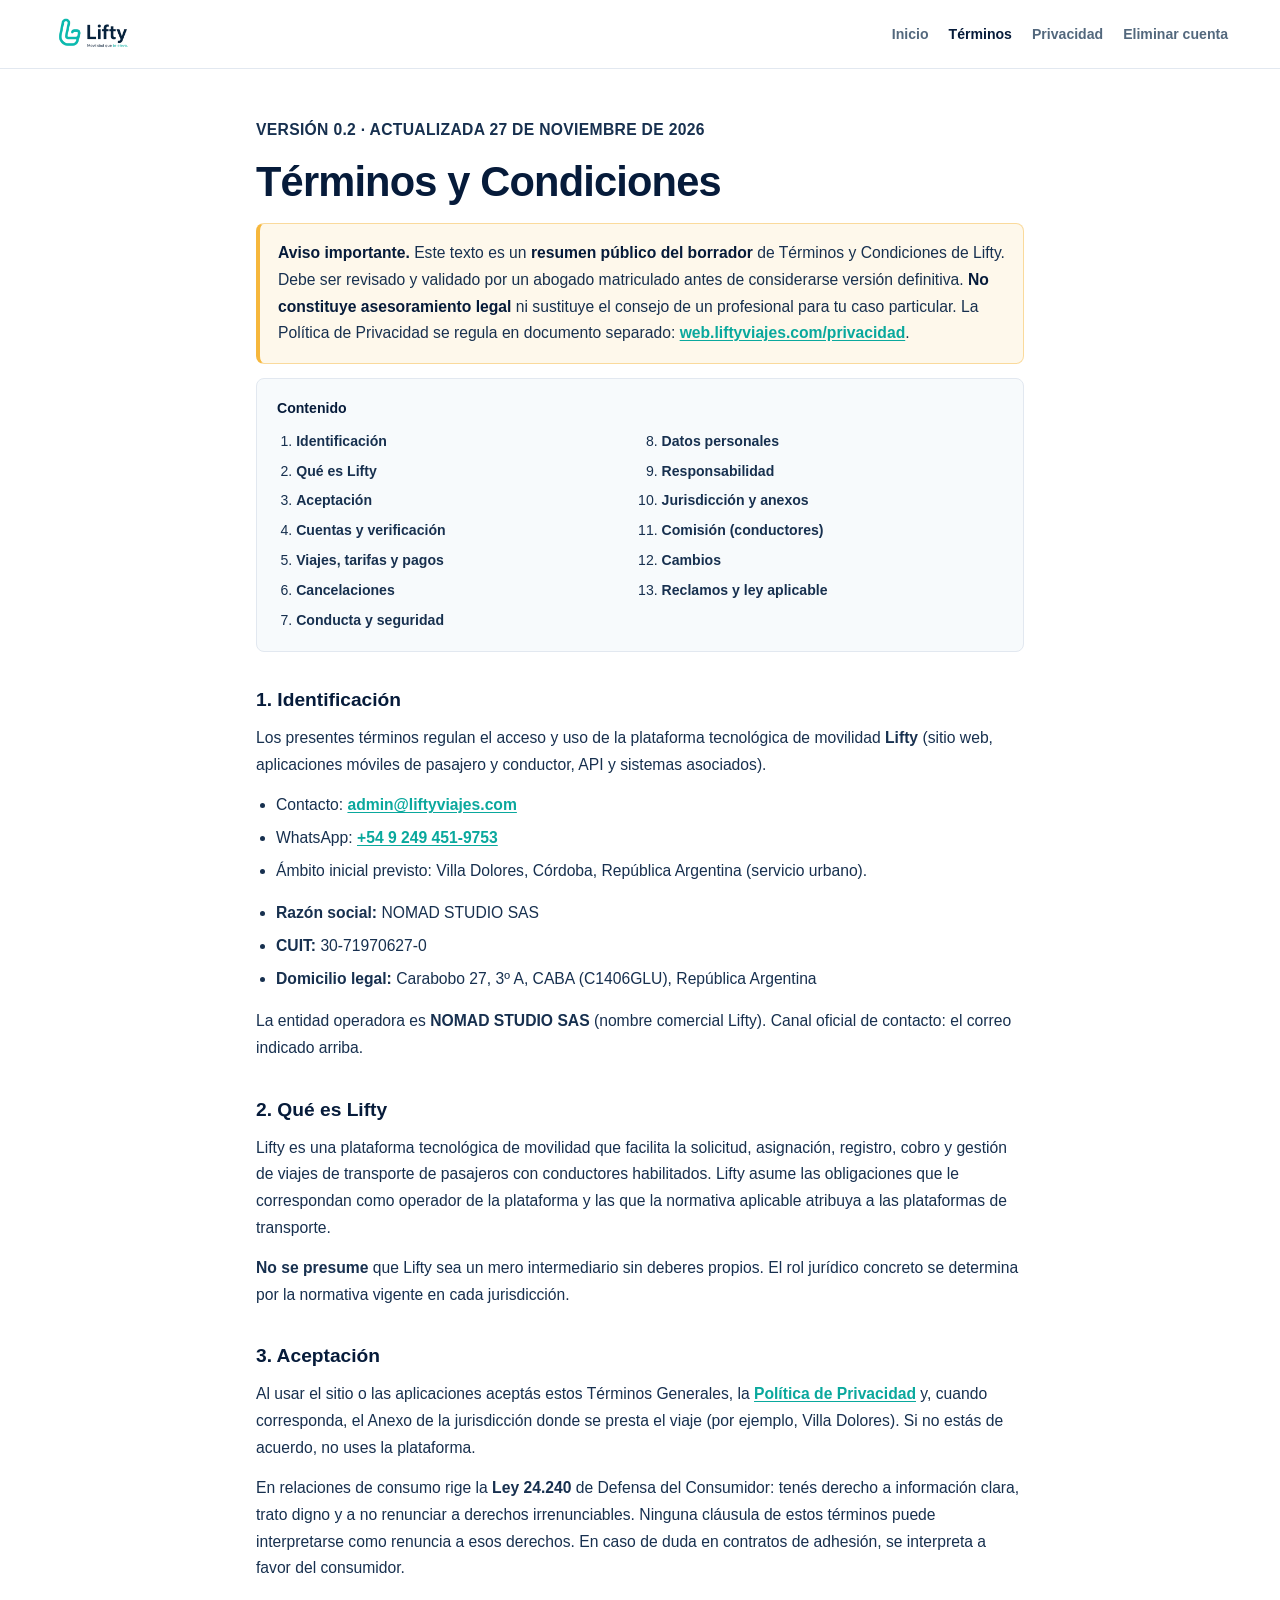
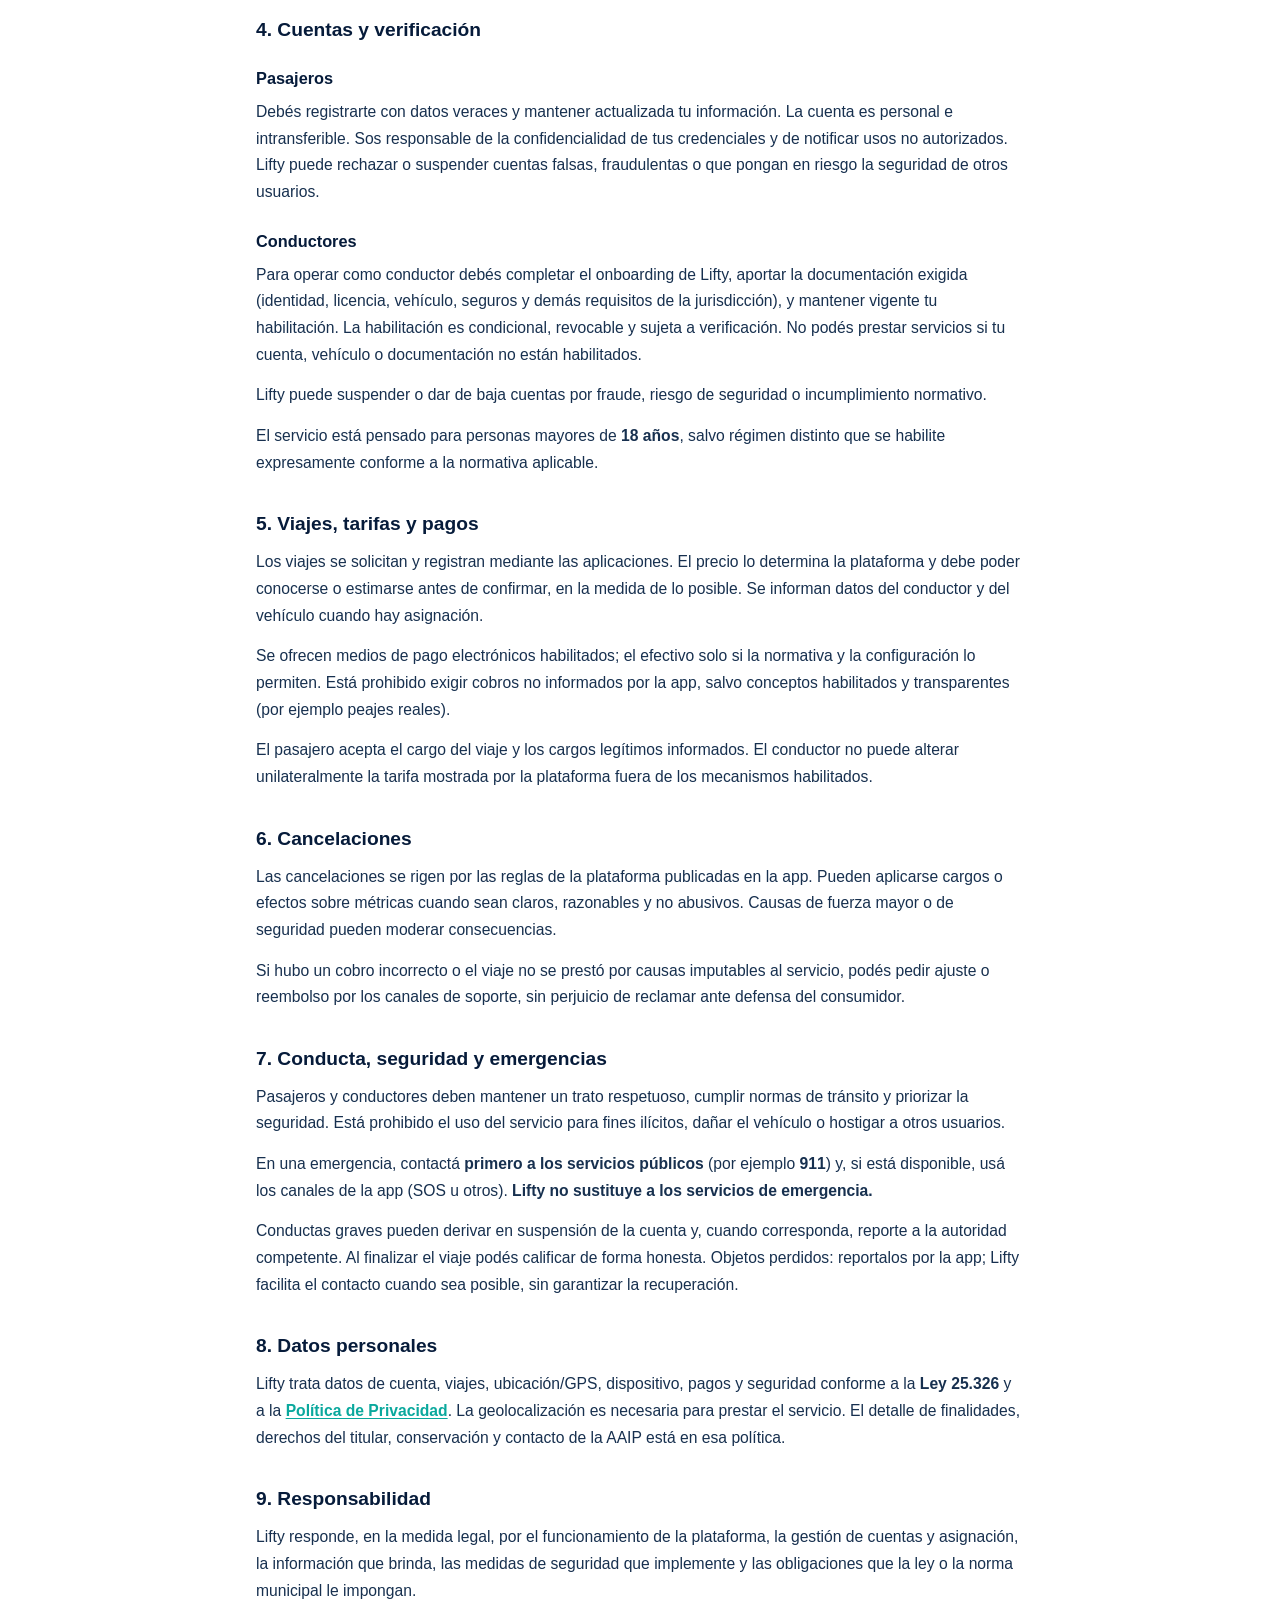
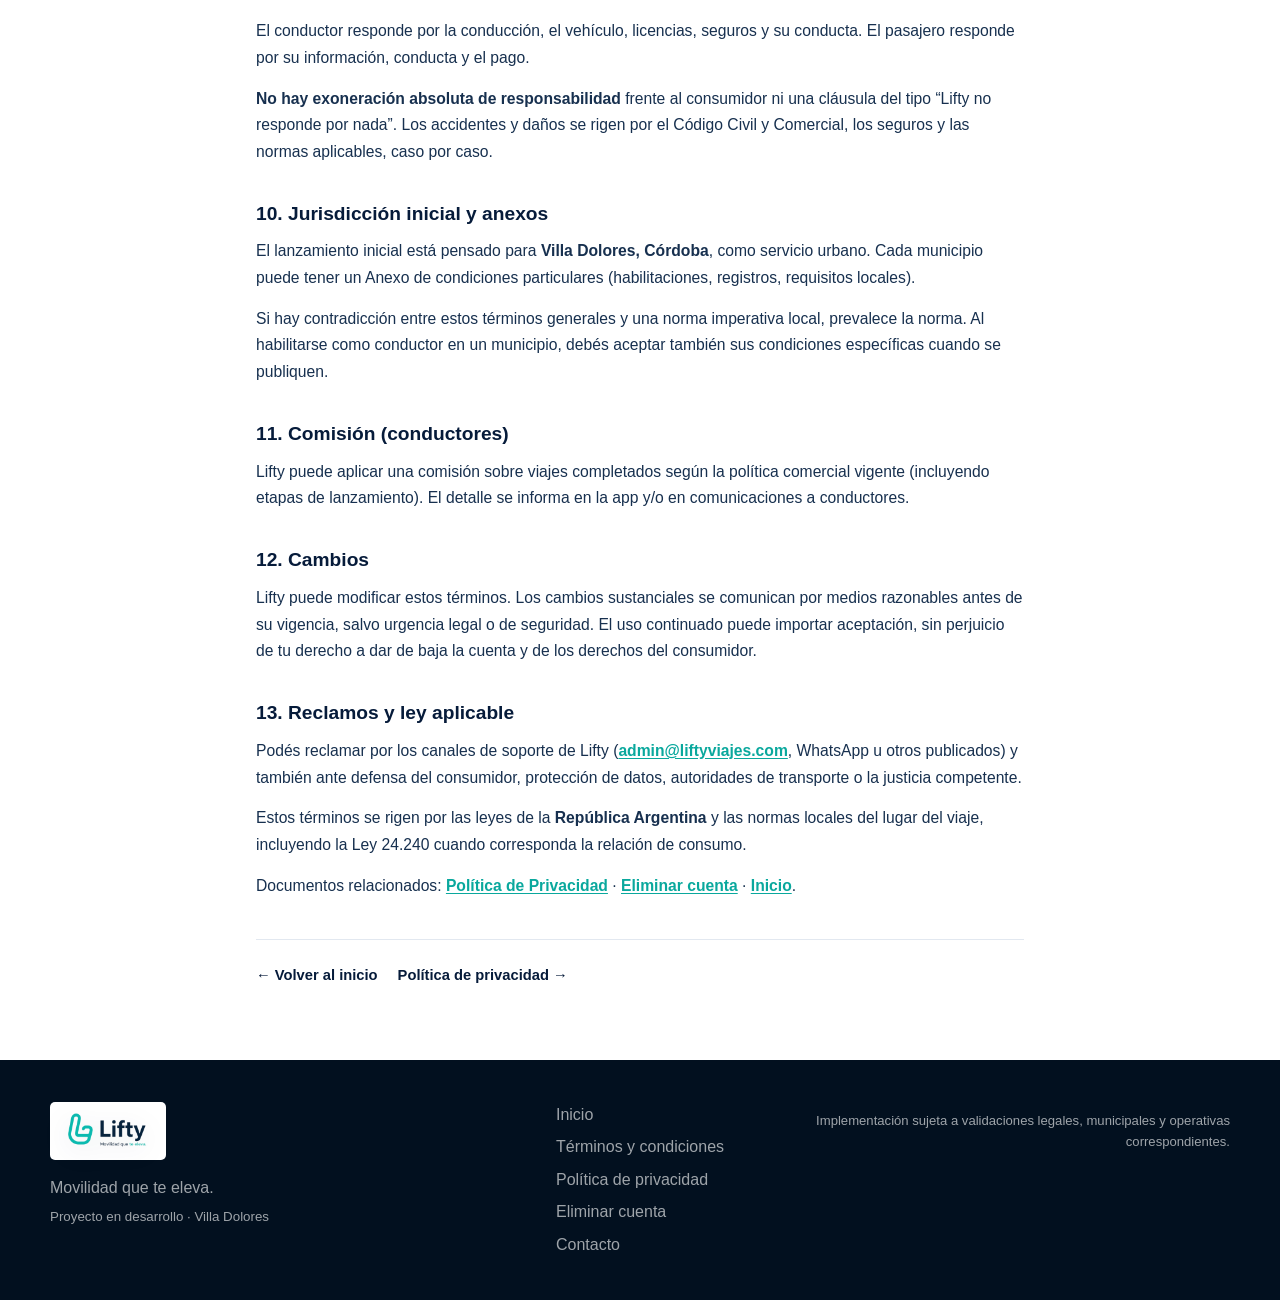
<file: outputs/terminos.html>
<!DOCTYPE html>
<html lang="es">
  <head>
    <meta charset="UTF-8" />
    <meta name="viewport" content="width=device-width, initial-scale=1.0" />
    <meta name="theme-color" content="#061b3a" />
    <meta
      name="description"
      content="Términos y Condiciones de Lifty: uso de la plataforma de movilidad para pasajeros y conductores. Borrador público — Villa Dolores, Córdoba."
    />
    <link rel="canonical" href="https://web.liftyviajes.com/terminos" />
    <title>Términos y Condiciones | Lifty</title>
    <link rel="icon" href="data:," />
    <link rel="stylesheet" href="styles.css" />
    <link rel="stylesheet" href="logo.css" />
  </head>
  <body class="legal-page-wrap">
    <a class="skip-link" href="#contenido">Saltar al contenido</a>

    <header class="site-header legal-header" data-header>
      <div class="container">
        <a class="brand" href="/" aria-label="Lifty, ir al inicio">
          <img src="assets/lifty-logo-clean.png" alt="Lifty" class="logo-clean" />
        </a>
        <nav class="legal-header-nav" aria-label="Navegación legal">
          <a href="/">Inicio</a>
          <a href="/terminos" aria-current="page">Términos</a>
          <a href="/privacidad">Privacidad</a>
          <a href="/eliminar-cuenta">Eliminar cuenta</a>
        </nav>
      </div>
    </header>

    <main id="contenido" class="container legal-page">
      <p class="legal-meta">Versión 0.2 · Actualizada 27 de noviembre de 2026</p>
      <h1>Términos y Condiciones</h1>

      <p class="legal-notice">
        <strong>Aviso importante.</strong> Este texto es un
        <strong>resumen público del borrador</strong> de Términos y Condiciones de Lifty. Debe ser
        revisado y validado por un abogado matriculado antes de considerarse versión definitiva.
        <strong>No constituye asesoramiento legal</strong> ni sustituye el consejo de un
        profesional para tu caso particular. La Política de Privacidad se regula en documento
        separado:
        <a href="/privacidad">web.liftyviajes.com/privacidad</a>.
      </p>

      <nav class="legal-toc" aria-label="Contenido">
        <strong>Contenido</strong>
        <ol>
          <li><a href="#identificacion">Identificación</a></li>
          <li><a href="#que-es">Qué es Lifty</a></li>
          <li><a href="#aceptacion">Aceptación</a></li>
          <li><a href="#cuentas">Cuentas y verificación</a></li>
          <li><a href="#viajes">Viajes, tarifas y pagos</a></li>
          <li><a href="#cancelaciones">Cancelaciones</a></li>
          <li><a href="#conducta">Conducta y seguridad</a></li>
          <li><a href="#datos">Datos personales</a></li>
          <li><a href="#responsabilidad">Responsabilidad</a></li>
          <li><a href="#jurisdiccion">Jurisdicción y anexos</a></li>
          <li><a href="#comision">Comisión (conductores)</a></li>
          <li><a href="#cambios">Cambios</a></li>
          <li><a href="#reclamos">Reclamos y ley aplicable</a></li>
        </ol>
      </nav>

      <h2 id="identificacion">1. Identificación</h2>
      <p>
        Los presentes términos regulan el acceso y uso de la plataforma tecnológica de movilidad
        <strong>Lifty</strong> (sitio web, aplicaciones móviles de pasajero y conductor, API y
        sistemas asociados).
      </p>
      <ul>
        <li>
          Contacto:
          <a href="mailto:admin@liftyviajes.com">admin@liftyviajes.com</a>
        </li>
        <li>
          WhatsApp:
          <a
            href="https://wa.me/5492494519753"
            rel="noopener noreferrer"
            target="_blank"
            >+54 9 249 451-9753</a
          >
        </li>
        <li>
          Ámbito inicial previsto: Villa Dolores, Córdoba, República Argentina (servicio urbano).
        </li>
      </ul>
      <ul>
        <li><strong>Razón social:</strong> NOMAD STUDIO SAS</li>
        <li><strong>CUIT:</strong> 30-71970627-0</li>
        <li>
          <strong>Domicilio legal:</strong> Carabobo 27, 3º A, CABA (C1406GLU), República Argentina
        </li>
      </ul>
      <p>
        La entidad operadora es <strong>NOMAD STUDIO SAS</strong> (nombre comercial Lifty). Canal
        oficial de contacto: el correo indicado arriba.
      </p>

      <h2 id="que-es">2. Qué es Lifty</h2>
      <p>
        Lifty es una plataforma tecnológica de movilidad que facilita la solicitud, asignación,
        registro, cobro y gestión de viajes de transporte de pasajeros con conductores habilitados.
        Lifty asume las obligaciones que le correspondan como operador de la plataforma y las que
        la normativa aplicable atribuya a las plataformas de transporte.
      </p>
      <p>
        <strong>No se presume</strong> que Lifty sea un mero intermediario sin deberes propios. El
        rol jurídico concreto se determina por la normativa vigente en cada jurisdicción.
      </p>

      <h2 id="aceptacion">3. Aceptación</h2>
      <p>
        Al usar el sitio o las aplicaciones aceptás estos Términos Generales, la
        <a href="/privacidad">Política de Privacidad</a> y, cuando corresponda, el Anexo de la
        jurisdicción donde se presta el viaje (por ejemplo, Villa Dolores). Si no estás de acuerdo,
        no uses la plataforma.
      </p>
      <p>
        En relaciones de consumo rige la <strong>Ley 24.240</strong> de Defensa del Consumidor:
        tenés derecho a información clara, trato digno y a no renunciar a derechos irrenunciables.
        Ninguna cláusula de estos términos puede interpretarse como renuncia a esos derechos. En
        caso de duda en contratos de adhesión, se interpreta a favor del consumidor.
      </p>

      <h2 id="cuentas">4. Cuentas y verificación</h2>
      <h3>Pasajeros</h3>
      <p>
        Debés registrarte con datos veraces y mantener actualizada tu información. La cuenta es
        personal e intransferible. Sos responsable de la confidencialidad de tus credenciales y de
        notificar usos no autorizados. Lifty puede rechazar o suspender cuentas falsas,
        fraudulentas o que pongan en riesgo la seguridad de otros usuarios.
      </p>
      <h3>Conductores</h3>
      <p>
        Para operar como conductor debés completar el onboarding de Lifty, aportar la documentación
        exigida (identidad, licencia, vehículo, seguros y demás requisitos de la jurisdicción), y
        mantener vigente tu habilitación. La habilitación es condicional, revocable y sujeta a
        verificación. No podés prestar servicios si tu cuenta, vehículo o documentación no están
        habilitados.
      </p>
      <p>
        Lifty puede suspender o dar de baja cuentas por fraude, riesgo de seguridad o
        incumplimiento normativo.
      </p>
      <p>
        El servicio está pensado para personas mayores de <strong>18 años</strong>, salvo régimen
        distinto que se habilite expresamente conforme a la normativa aplicable.
      </p>

      <h2 id="viajes">5. Viajes, tarifas y pagos</h2>
      <p>
        Los viajes se solicitan y registran mediante las aplicaciones. El precio lo determina la
        plataforma y debe poder conocerse o estimarse antes de confirmar, en la medida de lo
        posible. Se informan datos del conductor y del vehículo cuando hay asignación.
      </p>
      <p>
        Se ofrecen medios de pago electrónicos habilitados; el efectivo solo si la normativa y la
        configuración lo permiten. Está prohibido exigir cobros no informados por la app, salvo
        conceptos habilitados y transparentes (por ejemplo peajes reales).
      </p>
      <p>
        El pasajero acepta el cargo del viaje y los cargos legítimos informados. El conductor no
        puede alterar unilateralmente la tarifa mostrada por la plataforma fuera de los mecanismos
        habilitados.
      </p>

      <h2 id="cancelaciones">6. Cancelaciones</h2>
      <p>
        Las cancelaciones se rigen por las reglas de la plataforma publicadas en la app. Pueden
        aplicarse cargos o efectos sobre métricas cuando sean claros, razonables y no abusivos.
        Causas de fuerza mayor o de seguridad pueden moderar consecuencias.
      </p>
      <p>
        Si hubo un cobro incorrecto o el viaje no se prestó por causas imputables al servicio,
        podés pedir ajuste o reembolso por los canales de soporte, sin perjuicio de reclamar ante
        defensa del consumidor.
      </p>

      <h2 id="conducta">7. Conducta, seguridad y emergencias</h2>
      <p>
        Pasajeros y conductores deben mantener un trato respetuoso, cumplir normas de tránsito y
        priorizar la seguridad. Está prohibido el uso del servicio para fines ilícitos, dañar el
        vehículo o hostigar a otros usuarios.
      </p>
      <p>
        En una emergencia, contactá
        <strong>primero a los servicios públicos</strong> (por ejemplo <strong>911</strong>) y, si
        está disponible, usá los canales de la app (SOS u otros).
        <strong>Lifty no sustituye a los servicios de emergencia.</strong>
      </p>
      <p>
        Conductas graves pueden derivar en suspensión de la cuenta y, cuando corresponda, reporte a
        la autoridad competente. Al finalizar el viaje podés calificar de forma honesta. Objetos
        perdidos: reportalos por la app; Lifty facilita el contacto cuando sea posible, sin
        garantizar la recuperación.
      </p>

      <h2 id="datos">8. Datos personales</h2>
      <p>
        Lifty trata datos de cuenta, viajes, ubicación/GPS, dispositivo, pagos y seguridad conforme
        a la <strong>Ley 25.326</strong> y a la
        <a href="/privacidad">Política de Privacidad</a>. La geolocalización es necesaria para
        prestar el servicio. El detalle de finalidades, derechos del titular, conservación y
        contacto de la AAIP está en esa política.
      </p>

      <h2 id="responsabilidad">9. Responsabilidad</h2>
      <p>
        Lifty responde, en la medida legal, por el funcionamiento de la plataforma, la gestión de
        cuentas y asignación, la información que brinda, las medidas de seguridad que implemente y
        las obligaciones que la ley o la norma municipal le impongan.
      </p>
      <p>
        El conductor responde por la conducción, el vehículo, licencias, seguros y su conducta. El
        pasajero responde por su información, conducta y el pago.
      </p>
      <p>
        <strong>No hay exoneración absoluta de responsabilidad</strong> frente al consumidor ni una
        cláusula del tipo “Lifty no responde por nada”. Los accidentes y daños se rigen por el
        Código Civil y Comercial, los seguros y las normas aplicables, caso por caso.
      </p>

      <h2 id="jurisdiccion">10. Jurisdicción inicial y anexos</h2>
      <p>
        El lanzamiento inicial está pensado para <strong>Villa Dolores, Córdoba</strong>, como
        servicio urbano. Cada municipio puede tener un Anexo de condiciones particulares
        (habilitaciones, registros, requisitos locales).
      </p>
      <p>
        Si hay contradicción entre estos términos generales y una norma imperativa local, prevalece
        la norma. Al habilitarse como conductor en un municipio, debés aceptar también sus
        condiciones específicas cuando se publiquen.
      </p>

      <h2 id="comision">11. Comisión (conductores)</h2>
      <p>
        Lifty puede aplicar una comisión sobre viajes completados según la política comercial
        vigente (incluyendo etapas de lanzamiento). El detalle se informa en la app y/o en
        comunicaciones a conductores.
      </p>

      <h2 id="cambios">12. Cambios</h2>
      <p>
        Lifty puede modificar estos términos. Los cambios sustanciales se comunican por medios
        razonables antes de su vigencia, salvo urgencia legal o de seguridad. El uso continuado
        puede importar aceptación, sin perjuicio de tu derecho a dar de baja la cuenta y de los
        derechos del consumidor.
      </p>

      <h2 id="reclamos">13. Reclamos y ley aplicable</h2>
      <p>
        Podés reclamar por los canales de soporte de Lifty
        (<a href="mailto:admin@liftyviajes.com">admin@liftyviajes.com</a>, WhatsApp u otros
        publicados) y también ante defensa del consumidor, protección de datos, autoridades de
        transporte o la justicia competente.
      </p>
      <p>
        Estos términos se rigen por las leyes de la <strong>República Argentina</strong> y las
        normas locales del lugar del viaje, incluyendo la Ley 24.240 cuando corresponda la relación
        de consumo.
      </p>

      <p>
        Documentos relacionados:
        <a href="/privacidad">Política de Privacidad</a>
        ·
        <a href="/eliminar-cuenta">Eliminar cuenta</a>
        ·
        <a href="/">Inicio</a>.
      </p>

      <div class="legal-cross">
        <a href="/">← Volver al inicio</a>
        <a href="/privacidad">Política de privacidad →</a>
      </div>
    </main>

    <footer class="site-footer">
      <div class="container footer-layout">
        <div>
          <a class="footer-logo" href="/"
            ><img src="assets/lifty-logo-clean.png" alt="Lifty"
          /></a>
          <p>Movilidad que te eleva.</p>
          <small>Proyecto en desarrollo · Villa Dolores</small>
        </div>
        <nav aria-label="Enlaces del pie">
          <a href="/">Inicio</a>
          <a href="/terminos">Términos y condiciones</a>
          <a href="/privacidad">Política de privacidad</a>
          <a href="/eliminar-cuenta">Eliminar cuenta</a>
          <a href="mailto:admin@liftyviajes.com">Contacto</a>
        </nav>
        <p class="footer-legal">
          Implementación sujeta a validaciones legales, municipales y operativas correspondientes.
        </p>
      </div>
    </footer>
  </body>
</html>
</file>
<file: outputs/styles.css>
:root {
  --navy: #061b3a;
  --petrol: #0b2d57;
  --teal: #10c6b7;
  --teal-dark: #0aa89d;
  --white: #ffffff;
  --soft: #f7fafc;
  --text: #17304f;
  --muted: #64748b;
  --border: #e2e8f0;
  --amber: #f6b73c;
  --shadow: 0 28px 80px rgba(6, 27, 58, 0.15);
  --shadow-deep: 0 36px 100px rgba(0, 10, 28, 0.34);
  --radius: 8px;
  --section: 112px;
}

* { box-sizing: border-box; }
html { scroll-behavior: smooth; }
body {
  margin: 0;
  overflow-x: hidden;
  color: var(--text);
  background: var(--white);
  font-family: Inter, "Segoe UI", Arial, sans-serif;
  line-height: 1.6;
}
body.nav-open { overflow: hidden; }
a { color: inherit; text-decoration: none; }
img { display: block; max-width: 100%; }
button, input, select, textarea { font: inherit; }
button { cursor: pointer; }
h1, h2, h3, p, blockquote { margin-top: 0; }
ul { margin: 0; padding: 0; list-style: none; }

.container { width: min(1180px, calc(100% - 40px)); margin: 0 auto; }
.section { position: relative; padding: var(--section) 0; }
.section-anchor { scroll-margin-top: 94px; }
.skip-link {
  position: fixed;
  top: 8px;
  left: 8px;
  z-index: 200;
  padding: 10px 14px;
  border-radius: 6px;
  color: var(--navy);
  background: var(--teal);
  font-weight: 850;
  transform: translateY(-150%);
  transition: transform .2s ease;
}
.skip-link:focus { transform: translateY(0); }
.scroll-progress {
  position: fixed;
  top: 0;
  right: 0;
  left: 0;
  z-index: 220;
  height: 3px;
  background: rgba(255,255,255,.08);
  pointer-events: none;
}
.scroll-progress span {
  display: block;
  width: 100%;
  height: 100%;
  background: linear-gradient(90deg, var(--teal-dark), var(--teal));
  box-shadow: 0 0 14px rgba(16,198,183,.45);
  transform: scaleX(0);
  transform-origin: left center;
  will-change: transform;
}

.site-header {
  position: fixed;
  top: 14px;
  left: 50%;
  z-index: 100;
  display: flex;
  align-items: center;
  justify-content: space-between;
  width: min(1180px, calc(100% - 28px));
  min-height: 66px;
  padding: 8px 10px 8px 18px;
  border: 1px solid rgba(255,255,255,.7);
  border-radius: var(--radius);
  background: rgba(255,255,255,.88);
  box-shadow: 0 18px 50px rgba(6,27,58,.12);
  backdrop-filter: blur(20px);
  transform: translateX(-50%);
}
.site-header.is-scrolled { background: rgba(255,255,255,.97); }
.brand img, .footer-logo img { width: 118px; height: 44px; object-fit: contain; }
.brand img { transition: transform .25s ease, filter .25s ease; }
.brand:hover img, .brand:focus-visible img { transform: scale(1.025); filter: drop-shadow(0 7px 12px rgba(16,198,183,.2)); }
.main-nav { display: flex; align-items: center; gap: 2px; color: #53687d; font-size: .88rem; font-weight: 750; }
.main-nav a { padding: 11px 13px; border-radius: 6px; transition: .18s ease; }
.main-nav a:hover, .main-nav a:focus-visible { color: var(--navy); background: rgba(16,198,183,.1); outline: 0; }
.main-nav a.is-active { color: var(--navy); background: rgba(16,198,183,.12); }
.main-nav .nav-cta { margin-left: 8px; padding-inline: 18px; color: var(--white); background: var(--navy); }
.main-nav .nav-cta:hover { color: var(--navy); background: var(--teal); }
.nav-toggle { display: none; width: 44px; height: 44px; border: 1px solid var(--border); border-radius: 6px; background: var(--white); }
.nav-toggle span { display: block; width: 19px; height: 2px; margin: 4px auto; background: var(--navy); transition: .18s ease; }

.hero {
  position: relative;
  min-height: 100vh;
  padding: 148px 0 38px;
  overflow: hidden;
  color: var(--white);
  background:
    radial-gradient(circle at 73% 42%, rgba(16,198,183,.22), transparent 25%),
    radial-gradient(circle at 8% 20%, rgba(70,140,190,.18), transparent 30%),
    linear-gradient(120deg, #04152e 0%, var(--navy) 48%, #0d3b58 100%);
}
.map-texture, .dark-map, .institution-map, .roadmap-map, .contact-map, .opportunity-map {
  position: absolute;
  inset: 0;
  pointer-events: none;
  background-image:
    linear-gradient(28deg, transparent 48%, rgba(255,255,255,.035) 49%, rgba(255,255,255,.035) 51%, transparent 52%),
    linear-gradient(118deg, transparent 47%, rgba(255,255,255,.025) 48%, rgba(255,255,255,.025) 50%, transparent 51%);
  background-size: 150px 110px, 190px 150px;
}
.map-texture::before, .map-texture::after {
  content: ""; position: absolute; border: 1px solid rgba(16,198,183,.15); border-radius: 50%;
}
.map-texture::before { top: 10%; right: 4%; width: 620px; height: 620px; }
.map-texture::after { right: 25%; bottom: -18%; width: 330px; height: 330px; }
.hero-route { position: absolute; z-index: 1; border-top: 3px solid rgba(16,198,183,.34); border-right: 3px solid rgba(16,198,183,.34); border-radius: 0 80px 0 0; }
.hero-route i { position: absolute; width: 14px; height: 14px; border: 4px solid var(--teal); border-radius: 50%; background: var(--navy); box-shadow: 0 0 0 8px rgba(16,198,183,.1); }
.route-a { top: 18%; right: -2%; width: 25vw; height: 150px; transform: rotate(-10deg); }
.route-a i:first-child { left: 10%; top: -9px; }
.route-a i:last-child { right: -9px; bottom: -9px; }
.route-b { bottom: 12%; left: -5%; width: 20vw; height: 130px; transform: rotate(15deg); }
.route-b i { right: -9px; top: -9px; }
.hero-grid { position: relative; z-index: 3; display: grid; grid-template-columns: .88fr 1.12fr; align-items: center; gap: 54px; }
.hero-badges, .hero-actions, .hero-proof { display: flex; flex-wrap: wrap; align-items: center; }
.hero-badges { gap: 8px; margin-bottom: 22px; }
.hero-badges span { padding: 7px 11px; border: 1px solid rgba(255,255,255,.16); border-radius: 999px; color: rgba(255,255,255,.78); background: rgba(255,255,255,.07); backdrop-filter: blur(12px); font-size: .75rem; font-weight: 750; }
.hero-badges i, .form-status i { display: inline-block; width: 7px; height: 7px; margin-right: 6px; border-radius: 50%; background: var(--teal); box-shadow: 0 0 0 5px rgba(16,198,183,.12); }
.eyebrow { margin-bottom: 12px; color: var(--teal-dark); font-size: .76rem; font-weight: 850; text-transform: uppercase; }
.eyebrow.light { color: #5de1d6; }
.hero h1 { max-width: 690px; margin-bottom: 24px; color: var(--white); font-size: clamp(3.8rem, 7vw, 6.65rem); font-weight: 850; line-height: .91; letter-spacing: 0; }
.hero h1 em { color: var(--teal); font-style: normal; }
.hero-lead { max-width: 600px; color: rgba(255,255,255,.7); font-size: 1.12rem; }
.hero-actions { gap: 12px; margin-top: 30px; }
.button { display: inline-flex; align-items: center; justify-content: center; min-height: 52px; padding: 14px 21px; border: 1px solid transparent; border-radius: 6px; font-weight: 820; line-height: 1.1; transition: transform .18s ease, box-shadow .18s ease, background .18s ease; }
.button:hover, .button:focus-visible { transform: translateY(-2px); outline: 0; }
.button:active { transform: translateY(0) scale(.985); }
.button:focus-visible,
.nav-toggle:focus-visible,
.main-nav a:focus-visible,
input:focus-visible,
select:focus-visible,
textarea:focus-visible {
  outline: 3px solid rgba(16,198,183,.38);
  outline-offset: 3px;
}
.button-primary { color: var(--navy); background: var(--teal); box-shadow: 0 16px 35px rgba(16,198,183,.24); }
.button-primary:hover { background: #2ad7ca; box-shadow: 0 20px 40px rgba(16,198,183,.32); }
.button-glass { color: var(--white); border-color: rgba(255,255,255,.24); background: rgba(255,255,255,.08); backdrop-filter: blur(14px); }
.button-navy { color: var(--white); background: var(--navy); box-shadow: 0 15px 32px rgba(6,27,58,.2); }
.hero-proof { gap: 18px; margin-top: 30px; color: rgba(255,255,255,.67); font-size: .78rem; font-weight: 700; }
.hero-proof b { margin-right: 5px; color: var(--teal); }
.hero-product { position: relative; min-height: 650px; isolation: isolate; }
.product-glow { position: absolute; top: 14%; left: 18%; width: 68%; height: 68%; border-radius: 50%; background: rgba(16,198,183,.18); filter: blur(50px); }
.product-frame {
  position: absolute;
  inset: 4% 0 3% 2%;
  z-index: 2;
  display: grid;
  grid-template-rows: 48px minmax(0,1fr) 44px;
  overflow: hidden;
  border: 1px solid rgba(255,255,255,.22);
  border-radius: 24px;
  background: rgba(240,250,251,.96);
  box-shadow: 0 48px 100px rgba(0,0,0,.36), inset 0 1px 0 rgba(255,255,255,.7);
  transform: perspective(1200px) rotateY(-3deg) rotateX(1deg);
}
.product-frame::after {
  content: "";
  position: absolute;
  inset: 0;
  border-radius: inherit;
  box-shadow: inset 0 0 0 1px rgba(16,198,183,.08);
  pointer-events: none;
}
.product-frame-bar,
.product-frame-footer {
  position: relative;
  z-index: 3;
  display: flex;
  align-items: center;
  justify-content: space-between;
  padding: 0 18px;
  color: var(--navy);
  background: rgba(255,255,255,.88);
  backdrop-filter: blur(14px);
}
.product-frame-bar { border-bottom: 1px solid rgba(6,27,58,.08); font-size: .74rem; }
.product-frame-footer { border-top: 1px solid rgba(6,27,58,.08); color: #53687d; font-size: .7rem; font-weight: 750; }
.product-frame-footer span { display: flex; align-items: center; gap: 7px; }
.frame-dots { display: flex; gap: 5px; }
.frame-dots i { width: 7px; height: 7px; border-radius: 50%; background: #bfd1d7; }
.frame-dots i:first-child { background: var(--teal); }
.frame-live { display: flex; align-items: center; gap: 6px; color: var(--teal-dark); font-weight: 850; }
.frame-live i { width: 7px; height: 7px; border-radius: 50%; background: var(--teal); box-shadow: 0 0 0 5px rgba(16,198,183,.12); }
.mini-route-icon { width: 15px; height: 9px; border-right: 2px solid var(--teal-dark); border-bottom: 2px solid var(--teal-dark); border-radius: 0 0 5px; }
.hero-phone {
  position: relative;
  z-index: 2;
  width: 100%;
  height: 100%;
  object-fit: cover;
  object-position: center;
  filter: contrast(1.04) saturate(.96);
}
.float-card, .security-float {
  position: absolute; z-index: 4; display: flex; align-items: center; gap: 10px; padding: 13px 15px;
  border: 1px solid rgba(255,255,255,.18); border-radius: var(--radius); color: var(--white);
  background: rgba(5,25,48,.65); box-shadow: 0 22px 56px rgba(0,0,0,.25); backdrop-filter: blur(18px);
}
.float-card small, .security-float small { display: block; color: rgba(255,255,255,.53); font-size: .65rem; text-transform: uppercase; }
.float-card strong, .security-float strong { display: block; font-size: .87rem; }
.card-symbol { display: grid; place-items: center; flex: 0 0 auto; width: 36px; height: 36px; border-radius: 50%; color: var(--teal); background: rgba(16,198,183,.15); }
.check-symbol::before { content: ""; width: 14px; height: 8px; border-left: 3px solid var(--teal); border-bottom: 3px solid var(--teal); transform: rotate(-45deg) translate(1px,-2px); }
.pin-symbol::before, .mini-pin { content: ""; width: 11px; height: 11px; border: 3px solid var(--teal); border-radius: 50% 50% 50% 0; transform: rotate(-45deg); }
.money-symbol { font-weight: 900; }
.pulse-dot { flex: 0 0 auto; width: 9px; height: 9px; border-radius: 50%; background: var(--teal); box-shadow: 0 0 0 7px rgba(16,198,183,.13); }
.verified-card { top: 11%; left: -4%; }
.trip-card { top: 27%; right: -2%; }
.trip-card > b { margin-left: 8px; color: var(--teal); font-size: .78rem; }
.track-card { left: -1%; bottom: 22%; }
.fare-card { right: 2%; bottom: 9%; }
.project-card { top: 52%; left: -3%; }
.hero-product .float-card { animation: card-drift 6s ease-in-out infinite; }
.hero-product .trip-card { animation-delay: -1.5s; }
.hero-product .track-card { animation-delay: -3s; }
.hero-product .fare-card { animation-delay: -4.5s; }
.hero-product .project-card { animation-delay: -2.2s; }
@keyframes card-drift {
  0%, 100% { translate: 0 0; }
  50% { translate: 0 -5px; }
}
.hero-note { position: relative; z-index: 3; display: flex; justify-content: center; gap: 8px; margin-top: 18px; padding-top: 23px; border-top: 1px solid rgba(255,255,255,.12); color: rgba(255,255,255,.52); text-align: center; }
.hero-note strong { color: var(--white); }

.intro-strip { color: var(--white); background: var(--navy); box-shadow: 0 24px 70px rgba(6,27,58,.24); }
.intro-grid { display: grid; grid-template-columns: repeat(4,1fr); }
.intro-grid article { position: relative; min-height: 130px; padding: 28px; border-right: 1px solid rgba(255,255,255,.1); background: linear-gradient(180deg, rgba(255,255,255,.035), transparent); }
.intro-grid article:last-child { border-right: 0; }
.intro-grid span { color: var(--teal); font-size: .72rem; font-weight: 850; }
.intro-grid strong { display: block; margin: 8px 0 2px; font-size: 1.05rem; }
.intro-grid p { margin: 0; color: rgba(255,255,255,.56); font-size: .84rem; }
.decision-band {
  position: relative;
  z-index: 2;
  padding: 24px 0;
  border-bottom: 1px solid rgba(6,27,58,.08);
  background:
    radial-gradient(circle at 85% 50%, rgba(16,198,183,.12), transparent 28%),
    #eef7f8;
}
.decision-layout,
.decision-metrics { display: flex; align-items: center; }
.decision-layout { justify-content: space-between; gap: 30px; }
.decision-layout small,
.decision-layout strong { display: block; }
.decision-layout small { color: var(--teal-dark); font-size: .7rem; font-weight: 850; text-transform: uppercase; }
.decision-layout strong { color: var(--navy); font-size: 1.08rem; }
.decision-metrics { gap: 10px; }
.decision-metrics span { padding: 9px 12px; border: 1px solid rgba(6,27,58,.08); border-radius: 999px; color: #52677d; background: rgba(255,255,255,.76); font-size: .72rem; font-weight: 750; }
.decision-metrics b { margin-right: 4px; color: var(--teal-dark); }

h2 { margin-bottom: 18px; color: var(--navy); font-size: clamp(2.5rem, 5vw, 4.65rem); font-weight: 830; line-height: 1.02; letter-spacing: 0; }
h3 { color: var(--navy); }
.section-copy > p:last-of-type, .section-heading > p:last-child, .institution-copy > p { color: var(--muted); font-size: 1.04rem; }
.section-heading { max-width: 760px; margin: 0 auto 50px; text-align: center; }
.section-heading.align-left { margin-left: 0; text-align: left; }

.platform-section { overflow: hidden; background: linear-gradient(115deg, #fff 0%, #fff 46%, #eef9fa 100%); }
.platform-layout { display: grid; grid-template-columns: .78fr 1.22fr; gap: 70px; align-items: center; }
.platform-list { display: grid; gap: 12px; margin-top: 30px; }
.platform-list article { display: flex; align-items: center; gap: 14px; padding: 15px; border: 1px solid rgba(226,232,240,.9); border-radius: var(--radius); background: rgba(255,255,255,.72); box-shadow: 0 16px 38px rgba(6,27,58,.06); backdrop-filter: blur(14px); }
.platform-list article,
.process-card,
.benefit-panel,
.security-card,
.roadmap-item,
.status-list article {
  transition: transform .25s ease, box-shadow .25s ease, border-color .25s ease, background .25s ease;
}
.platform-list article:hover {
  transform: translateX(4px);
  border-color: rgba(16,198,183,.34);
  box-shadow: 0 20px 44px rgba(6,27,58,.1);
}
.platform-list article:hover .line-icon,
.benefit-panel:hover .line-icon,
.process-card:hover .process-icon { transform: translateY(-3px); }
.line-icon, .process-icon { transition: transform .25s ease, background .25s ease; }
.platform-list small { display: block; color: var(--muted); }
.line-icon, .process-icon { position: relative; display: grid; place-items: center; flex: 0 0 auto; width: 44px; height: 44px; border: 1px solid rgba(16,198,183,.25); border-radius: 8px; background: rgba(16,198,183,.1); }
.line-icon::before, .process-icon::before { content: ""; width: 18px; height: 18px; border: 2px solid var(--teal-dark); border-radius: 5px; }
.user-icon::before { border-radius: 50%; box-shadow: 0 12px 0 -6px var(--teal-dark); }
.car-icon::before { border-radius: 5px; border-top-width: 6px; }
.panel-icon::before { border-radius: 2px; box-shadow: 7px 7px 0 -4px var(--teal-dark); }
.shield-icon::before { border-radius: 8px 8px 10px 10px; }
.route-icon::before { border: 0; border-right: 3px solid var(--teal-dark); border-bottom: 3px solid var(--teal-dark); border-radius: 0 0 8px; }
.support-icon::before { border-radius: 50%; border-bottom-color: transparent; }
.history-icon::before { border-radius: 50%; border-right-color: transparent; }
.building-icon::before { border-radius: 1px; box-shadow: inset 5px 0 0 transparent; }
.mail-icon::before { border-radius: 2px; transform: rotate(0); }
.people-icon::before { border-radius: 50%; box-shadow: 10px 3px 0 -4px var(--teal-dark); }
.pin-icon::before { width: 13px; height: 13px; border: 3px solid var(--teal-dark); border-radius: 50% 50% 50% 0; background: transparent; transform: rotate(-45deg); }
.document-icon::before { border-radius: 2px; border-top-width: 5px; }
.check-icon::before { width: 15px; height: 8px; border: 0; border-left: 3px solid var(--teal-dark); border-bottom: 3px solid var(--teal-dark); border-radius: 0; transform: rotate(-45deg); }
.ecosystem-visual { position: relative; min-height: 590px; overflow: hidden; border: 1px solid rgba(255,255,255,.86); border-radius: var(--radius); background: rgba(255,255,255,.64); box-shadow: var(--shadow); backdrop-filter: blur(18px); }
.ecosystem-visual img { width: 100%; height: 590px; object-fit: contain; position: relative; z-index: 2; }
.visual-grid { position: absolute; inset: 0; background-image: linear-gradient(rgba(11,45,87,.045) 1px, transparent 1px), linear-gradient(90deg, rgba(11,45,87,.045) 1px, transparent 1px); background-size: 48px 48px; }
.ecosystem-label { position: absolute; z-index: 3; padding: 8px 12px; border: 1px solid rgba(255,255,255,.8); border-radius: 999px; color: var(--navy); background: rgba(255,255,255,.75); box-shadow: 0 12px 32px rgba(6,27,58,.12); backdrop-filter: blur(12px); font-size: .74rem; font-weight: 800; }
.label-app { top: 11%; right: 10%; }.label-control { bottom: 15%; right: 8%; }.label-city { bottom: 10%; left: 8%; }

.opportunity-section { overflow: hidden; color: var(--white); background: linear-gradient(135deg, #06182f, var(--petrol)); }
.opportunity-map { opacity: .65; }
.opportunity-layout { position: relative; z-index: 2; display: grid; grid-template-columns: 1.05fr .95fr; align-items: center; gap: 72px; }
.opportunity-section h2 { color: var(--white); }
.opportunity-section .section-copy > p:last-of-type { color: rgba(255,255,255,.65); }
.opportunity-visual { position: relative; min-height: 570px; border: 1px solid rgba(255,255,255,.12); border-radius: var(--radius); background: radial-gradient(circle at center, rgba(16,198,183,.13), transparent 55%), rgba(255,255,255,.035); box-shadow: var(--shadow-deep); backdrop-filter: blur(12px); }
.city-pulse { position: absolute; border: 1px solid rgba(16,198,183,.17); border-radius: 50%; }
.pulse-one { inset: 14%; }.pulse-two { inset: 26%; }
.map-route { position: absolute; top: 22%; left: 12%; width: 76%; height: 54%; border: 3px dashed rgba(16,198,183,.38); border-top-color: transparent; border-radius: 48%; transform: rotate(-9deg); }
.map-route i { position: absolute; width: 14px; height: 14px; border: 4px solid var(--teal); border-radius: 50%; background: var(--navy); }
.map-route i:nth-child(1) { top: 10%; left: -4px; }.map-route i:nth-child(2) { left: 52%; bottom: -4px; }.map-route i:nth-child(3) { top: 18%; right: -4px; }
.map-center { position: absolute; top: 50%; left: 50%; display: grid; place-items: center; transform: translate(-50%,-50%); text-align: center; }
.map-center strong, .map-center small { display: block; }.map-center small { color: rgba(255,255,255,.54); }
.large-pin { width: 42px; height: 42px; margin-bottom: 15px; border: 9px solid var(--teal); border-radius: 50% 50% 50% 0; transform: rotate(-45deg); box-shadow: 0 0 0 14px rgba(16,198,183,.1); }
.map-stat { position: absolute; padding: 12px 15px; border: 1px solid rgba(255,255,255,.15); border-radius: var(--radius); background: rgba(6,27,58,.62); box-shadow: 0 16px 40px rgba(0,0,0,.2); backdrop-filter: blur(15px); }
.map-stat b, .map-stat span { display: block; }.map-stat b { color: var(--teal); }.map-stat span { color: rgba(255,255,255,.55); font-size: .75rem; }
.stat-one { top: 10%; left: 7%; }.stat-two { top: 17%; right: 6%; }.stat-three { right: 9%; bottom: 10%; }
.opportunity-points { display: grid; gap: 0; margin-top: 30px; border-top: 1px solid rgba(255,255,255,.13); }
.opportunity-points li { display: flex; gap: 14px; padding: 15px 0; border-bottom: 1px solid rgba(255,255,255,.13); color: rgba(255,255,255,.78); }
.opportunity-points span { color: var(--teal); font-size: .75rem; font-weight: 850; }

.flow-section { background: var(--soft); }
.flow-stage { position: relative; padding: 30px; overflow: hidden; border: 1px solid rgba(255,255,255,.9); border-radius: var(--radius); background: radial-gradient(circle at 50% 100%, rgba(16,198,183,.12), transparent 43%), linear-gradient(145deg,#fff,#ebf6f8); box-shadow: var(--shadow); }
.flow-stage img { position: relative; z-index: 2; width: 100%; max-height: 610px; object-fit: contain; filter: drop-shadow(0 26px 24px rgba(6,27,58,.14)); }
.flow-route { position: absolute; top: 25%; left: 8%; width: 84%; height: 52%; border: 3px dashed rgba(16,198,183,.2); border-top-color: transparent; border-radius: 46%; transform: rotate(-4deg); }
.flow-route i { position: absolute; width: 12px; height: 12px; border: 3px solid var(--teal); border-radius: 50%; background: var(--white); }
.flow-route i:nth-child(1) { top: 14%; left: 0; }.flow-route i:nth-child(2) { left: 34%; bottom: 0; }.flow-route i:nth-child(3) { left: 65%; top: 4%; }.flow-route i:nth-child(4) { right: 0; bottom: 15%; }
.flow-badge { position: absolute; z-index: 3; display: flex; align-items: center; gap: 8px; padding: 10px 13px; border: 1px solid rgba(255,255,255,.9); border-radius: var(--radius); color: var(--navy); background: rgba(255,255,255,.78); box-shadow: 0 16px 38px rgba(6,27,58,.12); backdrop-filter: blur(14px); font-size: .78rem; font-weight: 800; }
.origin-badge { top: 6%; left: 3%; }.destination-badge { right: 3%; bottom: 6%; }
.flow-steps { display: grid; grid-template-columns: repeat(4,1fr); margin-top: 28px; border-top: 1px solid var(--border); }
.flow-steps article { padding: 26px 24px 0; border-left: 1px solid var(--border); }.flow-steps article:first-child { padding-left: 0; border-left: 0; }
.flow-steps b { color: var(--teal-dark); font-size: .75rem; }.flow-steps h3 { margin: 12px 0 5px; }.flow-steps p { margin: 0; color: var(--muted); }

.security-section { overflow: hidden; color: var(--white); background: radial-gradient(circle at 35% 50%, rgba(16,198,183,.13), transparent 28%), linear-gradient(135deg,#04152d,#0b2d57); }
.dark-map { opacity: .55; }
.security-path { position: absolute; right: -5%; bottom: 12%; width: 48%; height: 180px; border-top: 3px solid rgba(16,198,183,.24); border-right: 3px solid rgba(16,198,183,.24); border-radius: 0 90px 0 0; transform: rotate(-8deg); }
.security-header { position: relative; z-index: 2; display: grid; grid-template-columns: 1.1fr .7fr; align-items: end; gap: 80px; margin-bottom: 50px; }
.security-header h2 { margin: 0; color: var(--white); }.security-header > p { margin: 0; color: rgba(255,255,255,.62); }
.security-layout { position: relative; z-index: 2; display: grid; grid-template-columns: .9fr 1.1fr; gap: 44px; align-items: center; }
.security-mockup { position: relative; min-height: 620px; }
.mockup-halo { position: absolute; inset: 15%; border-radius: 50%; background: rgba(16,198,183,.16); filter: blur(42px); }
.security-mockup > img { position: relative; z-index: 2; width: 100%; height: 620px; object-fit: contain; mix-blend-mode: screen; opacity: .86; filter: drop-shadow(0 38px 40px rgba(0,0,0,.35)); }
.security-driver { top: 15%; left: 0; }.security-live { right: 0; bottom: 18%; }
.avatar-symbol { width: 38px; height: 38px; border: 3px solid var(--teal); border-radius: 50%; box-shadow: inset 0 -10px 0 -4px rgba(16,198,183,.5); }
.security-cards { display: grid; gap: 13px; }
.security-card { display: flex; align-items: center; gap: 16px; min-height: 102px; padding: 18px; border: 1px solid rgba(255,255,255,.13); border-radius: var(--radius); background: rgba(255,255,255,.065); box-shadow: 0 20px 50px rgba(0,0,0,.13); backdrop-filter: blur(17px); transition: transform .18s ease, background .18s ease; }
.security-card:hover { transform: translateX(-4px); background: rgba(255,255,255,.1); }
.security-card .line-icon { border-color: rgba(16,198,183,.35); background: rgba(16,198,183,.12); }
.security-card h3 { margin: 0 0 3px; color: var(--white); }.security-card p { margin: 0; color: rgba(255,255,255,.56); font-size: .86rem; }
.legal-banner { position: relative; z-index: 2; display: flex; align-items: center; justify-content: center; gap: 14px; margin-top: 42px; padding: 18px 22px; border: 1px solid rgba(246,183,60,.3); border-radius: var(--radius); color: #fff4da; background: rgba(246,183,60,.09); text-align: center; }
.legal-banner p { margin: 0; }.legal-shield { display: grid; place-items: center; width: 34px; height: 34px; border: 1px solid rgba(246,183,60,.4); border-radius: 50%; color: var(--amber); }

.benefits-section { background: linear-gradient(115deg,#fff,#f2f9fa); }
.benefits-layout { display: grid; grid-template-columns: repeat(3,1fr); gap: 18px; }
.benefit-panel { position: relative; min-height: 390px; padding: 32px; overflow: hidden; border: 1px solid rgba(255,255,255,.9); border-radius: var(--radius); background: rgba(255,255,255,.76); box-shadow: var(--shadow); backdrop-filter: blur(16px); transition: transform .2s ease; }
.benefit-panel::before,
.process-card::after {
  content: "";
  position: absolute;
  top: 0;
  right: 22px;
  left: 22px;
  height: 2px;
  background: linear-gradient(90deg, transparent, rgba(16,198,183,.72), transparent);
  opacity: .6;
}
.benefit-panel:hover { transform: translateY(-5px); }
.benefit-panel::after { content: ""; position: absolute; right: -80px; bottom: -90px; width: 210px; height: 210px; border: 1px solid rgba(16,198,183,.15); border-radius: 50%; }
.benefit-number { position: absolute; top: 26px; right: 28px; color: var(--teal-dark); font-size: .72rem; font-weight: 850; }
.benefit-panel .line-icon { width: 54px; height: 54px; margin-bottom: 54px; }
.benefit-panel h3 { font-size: 1.45rem; }.benefit-panel p { color: var(--muted); }.benefit-panel ul { display: grid; gap: 9px; margin-top: 22px; color: #52677d; }
.benefit-panel li::before { content: "✓"; margin-right: 8px; color: var(--teal-dark); font-weight: 900; }
.driver-panel { background: linear-gradient(145deg,rgba(255,255,255,.92),rgba(16,198,183,.08)); }
.city-panel { color: var(--white); border-color: rgba(6,27,58,.1); background: linear-gradient(145deg,var(--navy),var(--petrol)); }
.city-panel h3 { color: var(--white); }.city-panel p, .city-panel ul { color: rgba(255,255,255,.68); }
.mid-cta {
  display: flex;
  align-items: center;
  justify-content: space-between;
  gap: 28px;
  margin-top: 28px;
  padding: 25px 28px;
  overflow: hidden;
  border: 1px solid rgba(16,198,183,.22);
  border-radius: var(--radius);
  background:
    radial-gradient(circle at 10% 50%, rgba(16,198,183,.12), transparent 32%),
    rgba(255,255,255,.76);
  box-shadow: 0 22px 58px rgba(6,27,58,.1);
  backdrop-filter: blur(16px);
}
.mid-cta small, .mid-cta strong { display: block; }
.mid-cta small { margin-bottom: 3px; color: var(--teal-dark); font-size: .72rem; font-weight: 850; text-transform: uppercase; }
.mid-cta strong { color: var(--navy); font-size: 1.12rem; }

.institution-section { overflow: hidden; background: linear-gradient(120deg,#fff 0%,#fff 43%,#edf8fa 100%); }
.institution-map { opacity: .14; filter: invert(1); }
.institution-layout { position: relative; z-index: 2; display: grid; grid-template-columns: .75fr 1.25fr; gap: 68px; align-items: center; }
.institution-copy .button { margin-top: 20px; }
.institution-process { display: grid; grid-template-columns: repeat(2,1fr); gap: 14px; }
.process-card { position: relative; min-height: 205px; padding: 25px; border: 1px solid rgba(226,232,240,.9); border-radius: var(--radius); background: rgba(255,255,255,.73); box-shadow: 0 18px 48px rgba(6,27,58,.08); backdrop-filter: blur(15px); transition: transform .18s ease; }
.process-card:hover { transform: translateY(-4px); }
.process-card:hover { border-color: rgba(16,198,183,.34); box-shadow: 0 25px 56px rgba(6,27,58,.13); }
.process-card b { position: absolute; top: 22px; right: 24px; color: var(--teal-dark); font-size: .7rem; }.process-card h3 { margin: 26px 0 6px; }.process-card p { margin: 0; color: var(--muted); font-size: .86rem; }

.status-section { background: var(--white); }
.status-layout { display: grid; grid-template-columns: 1.15fr .85fr; gap: 72px; align-items: center; }
.status-dashboard { position: relative; min-height: 560px; padding: 22px; overflow: hidden; border: 1px solid var(--border); border-radius: var(--radius); background: linear-gradient(145deg,#eef7f8,#fff); box-shadow: var(--shadow); }
.status-dashboard img { width: 100%; height: 516px; object-fit: contain; filter: drop-shadow(0 24px 30px rgba(6,27,58,.13)); }
.dashboard-label { position: absolute; top: 42px; left: 42px; display: flex; align-items: center; gap: 11px; padding: 12px 15px; border: 1px solid rgba(255,255,255,.82); border-radius: var(--radius); color: var(--navy); background: rgba(255,255,255,.75); box-shadow: 0 16px 40px rgba(6,27,58,.12); backdrop-filter: blur(15px); }
.dashboard-label small { display: block; color: var(--muted); font-size: .65rem; text-transform: uppercase; }
.status-list { display: grid; margin-top: 28px; border-top: 1px solid var(--border); }
.status-list article { display: flex; gap: 13px; padding: 15px 0; border-bottom: 1px solid var(--border); }
.status-list article:hover { padding-left: 8px; color: var(--navy); }
.status-list article > span { display: grid; place-items: center; flex: 0 0 auto; width: 28px; height: 28px; border-radius: 50%; color: var(--navy); background: rgba(16,198,183,.18); font-weight: 900; }
.status-list small { display: block; color: var(--muted); }

.roadmap-section { overflow: hidden; color: var(--white); background: linear-gradient(135deg,#06182f,var(--petrol)); }
.roadmap-map { opacity: .5; }
.roadmap-section .section-heading { position: relative; z-index: 2; }.roadmap-section h2 { color: var(--white); }
.roadmap { position: relative; z-index: 2; display: grid; grid-template-columns: repeat(5,1fr); gap: 14px; }
.roadmap-line { position: absolute; top: 31px; left: 7%; right: 7%; height: 2px; background: rgba(16,198,183,.34); }
.roadmap-item { position: relative; min-height: 220px; padding: 78px 20px 22px; border: 1px solid rgba(255,255,255,.12); border-radius: var(--radius); background: rgba(255,255,255,.06); backdrop-filter: blur(15px); }
.roadmap-item > span { position: absolute; top: 0; left: 20px; z-index: 2; display: grid; place-items: center; width: 62px; height: 62px; border: 7px solid var(--petrol); border-radius: 50%; color: var(--navy); background: var(--teal); font-weight: 900; }
.roadmap-item h3 { color: var(--white); }.roadmap-item p { color: rgba(255,255,255,.58); }
.roadmap-item:hover { transform: translateY(-4px); border-color: rgba(16,198,183,.32); background: rgba(255,255,255,.09); }

.contact-section { overflow: hidden; color: var(--white); background: radial-gradient(circle at 18% 52%,rgba(16,198,183,.18),transparent 30%),linear-gradient(135deg,#04152d,#0b2d57); }
.contact-map { opacity: .55; }.contact-route { position: absolute; left: -6%; top: 18%; width: 44%; height: 180px; border-top: 3px solid rgba(16,198,183,.25); border-right: 3px solid rgba(16,198,183,.25); border-radius: 0 90px 0 0; transform: rotate(-8deg); }
.contact-layout { position: relative; z-index: 2; display: grid; grid-template-columns: .88fr .78fr; gap: 82px; align-items: start; }
.contact-copy { padding-top: 42px; }.contact-copy h2 { color: var(--white); }.contact-copy > p { max-width: 580px; color: rgba(255,255,255,.65); font-size: 1.05rem; }
.contact-options { display: grid; gap: 12px; margin-top: 30px; }
.contact-options article { display: flex; align-items: center; gap: 13px; }.contact-options .line-icon { border-color: rgba(255,255,255,.18); background: rgba(255,255,255,.07); }.contact-options small { display: block; color: rgba(255,255,255,.48); }
.contact-form { position: relative; padding: 32px; overflow: hidden; border: 1px solid rgba(255,255,255,.64); border-radius: 24px; color: var(--text); background: linear-gradient(180deg,rgba(255,255,255,.96),rgba(247,250,252,.93)); box-shadow: 0 30px 80px rgba(2,16,31,.28); backdrop-filter: blur(20px); }
.contact-form::before { content: ""; position: absolute; inset: 0 0 auto; height: 4px; background: linear-gradient(90deg,var(--teal),rgba(16,198,183,.15)); }
.form-head { display: flex; align-items: center; justify-content: space-between; gap: 14px; margin-bottom: 23px; padding-bottom: 18px; border-bottom: 1px solid var(--border); }
.form-head small { display: block; color: var(--muted); font-size: .7rem; text-transform: uppercase; }.form-head strong { color: var(--navy); font-size: 1.18rem; }
.form-status { padding: 6px 9px; border-radius: 999px; color: var(--navy); background: rgba(16,198,183,.12); font-size: .7rem; font-weight: 800; }.form-status i { margin-right: 4px; }
.form-grid { display: grid; grid-template-columns: 1fr 1fr; gap: 14px; }
.form-row { margin-bottom: 15px; }
label { display: block; margin-bottom: 6px; color: var(--navy); font-size: .8rem; font-weight: 800; }
input, select, textarea { width: 100%; min-height: 50px; padding: 13px 14px; border: 1px solid var(--border); border-radius: 12px; color: var(--text); background: var(--white); outline: 0; transition: border-color .16s ease, box-shadow .16s ease, background .16s ease; }
select { appearance: none; background-image: linear-gradient(45deg,transparent 50%,var(--teal-dark) 50%),linear-gradient(135deg,var(--teal-dark) 50%,transparent 50%); background-position: calc(100% - 18px) 21px, calc(100% - 12px) 21px; background-size: 6px 6px, 6px 6px; background-repeat: no-repeat; }
textarea { resize: vertical; }
input:focus, select:focus, textarea:focus { border-color: var(--teal); box-shadow: 0 0 0 4px rgba(16,198,183,.13); }
.form-row.has-error input, .form-row.has-error select, .form-row.has-error textarea { border-color: #c84c4c; }
.error-message { display: block; min-height: 17px; margin-top: 3px; color: #b42318; font-size: .73rem; }
.form-submit { width: 100%; border: 0; }
.primary-button:disabled { opacity: .7; cursor: not-allowed; transform: none; }
.privacy-note { margin: 11px 0 0; color: var(--muted); text-align: center; font-size: .73rem; }
.form-message { min-height: 0; margin: 14px 0 0; color: var(--teal-dark); text-align: center; font-size: .86rem; font-weight: 800; }
.form-message.success { padding: 12px 14px; border: 1px solid rgba(16,198,183,.3); border-radius: 12px; color: var(--teal-dark); background: rgba(16,198,183,.12); }
.form-message.error { padding: 12px 14px; border: 1px solid rgba(239,68,68,.3); border-radius: 12px; color: #b91c1c; background: rgba(239,68,68,.12); }

.site-footer { padding: 42px 0; color: rgba(255,255,255,.62); background: #02101f; }
.footer-layout { display: grid; grid-template-columns: 1fr auto 1fr; gap: 38px; align-items: start; }
.footer-logo { display: inline-block; padding: 4px 8px; border-radius: 5px; background: var(--white); }.footer-layout p { margin: 8px 0 2px; }.footer-layout nav { display: grid; gap: 7px; }.footer-layout nav a:hover { color: var(--white); }.footer-legal { margin: 0; text-align: right; font-size: .82rem; }
.mobile-cta { display: none; }

.reveal { opacity: 0; transform: translateY(22px); transition: opacity .62s ease var(--reveal-delay, 0ms), transform .62s ease var(--reveal-delay, 0ms); }
.reveal.is-visible { opacity: 1; transform: translateY(0); }

@media (prefers-reduced-motion: reduce) {
  *, *::before, *::after { scroll-behavior: auto !important; transition: none !important; }
  .reveal { opacity: 1; transform: none; }
  .hero-product .float-card { animation: none; }
}

@media (max-width: 980px) {
  :root { --section: 86px; }
  .nav-toggle { display: block; }
  .nav-toggle[aria-expanded="true"] span:nth-child(1) { transform: translateY(6px) rotate(45deg); }
  .nav-toggle[aria-expanded="true"] span:nth-child(2) { opacity: 0; }
  .nav-toggle[aria-expanded="true"] span:nth-child(3) { transform: translateY(-6px) rotate(-45deg); }
  .main-nav { position: fixed; top: 86px; right: 14px; left: 14px; display: grid; padding: 14px; border: 1px solid var(--border); border-radius: var(--radius); background: var(--white); box-shadow: var(--shadow); opacity: 0; transform: translateY(-10px); pointer-events: none; }
  .main-nav.is-open { opacity: 1; transform: translateY(0); pointer-events: auto; }
  .main-nav .nav-cta { margin-left: 0; text-align: center; }
  .hero { min-height: auto; }
  .hero-grid, .platform-layout, .opportunity-layout, .security-layout, .institution-layout, .status-layout, .contact-layout { grid-template-columns: 1fr; }
  .hero-product { min-height: 590px; }.hero-phone { height: 590px; }
  .product-frame { inset: 4% 2% 3%; }
  .intro-grid { grid-template-columns: repeat(2,1fr); }.intro-grid article:nth-child(2) { border-right: 0; }.intro-grid article:nth-child(-n+2) { border-bottom: 1px solid rgba(255,255,255,.1); }
  .ecosystem-visual { min-height: 560px; }.ecosystem-visual img { height: 560px; }
  .opportunity-layout { gap: 50px; }.opportunity-visual { order: 2; }
  .security-header { grid-template-columns: 1fr; gap: 20px; }
  .benefits-layout { grid-template-columns: 1fr; }.benefit-panel { min-height: 320px; }
  .institution-process { grid-template-columns: repeat(3,1fr); }
  .roadmap { grid-template-columns: 1fr; }.roadmap-line { top: 0; bottom: 0; left: 31px; right: auto; width: 2px; height: auto; }.roadmap-item { min-height: 130px; padding: 24px 20px 22px 90px; }.roadmap-item > span { left: 0; }
  .footer-layout { grid-template-columns: 1fr 1fr; }.footer-legal { grid-column: 1/-1; text-align: left; }
}

@media (max-width: 640px) {
  .container { width: min(100% - 28px,1180px); }
  .site-header { top: 8px; width: calc(100% - 16px); }
  .section { padding: 72px 0; }
  .hero { padding: 108px 0 26px; }
  .hero-grid { gap: 18px; }
  .hero h1 { margin-bottom: 18px; font-size: clamp(3rem,15vw,4.4rem); }
  .hero-lead { font-size: 1rem; }
  .hero-actions { align-items: stretch; flex-direction: column; margin-top: 22px; }
  .button { width: 100%; min-height: 50px; }
  .hero-proof { display: grid; grid-template-columns: repeat(3,1fr); gap: 5px; margin-top: 20px; }
  .hero-proof span { padding-right: 5px; font-size: .66rem; line-height: 1.35; }
  .hero-proof b { display: block; margin-bottom: 3px; }
  .hero-product { min-height: 390px; margin-top: -8px; }
  .product-frame {
    inset: 3% 0 2%;
    grid-template-rows: 38px minmax(0,1fr) 36px;
    border-radius: 18px;
    transform: none;
  }
  .product-frame-bar,
  .product-frame-footer { padding: 0 12px; }
  .product-frame-bar strong { font-size: .66rem; }
  .hero-phone { height: 100%; }
  .float-card { padding: 10px 11px; }.float-card strong { font-size: .72rem; }.float-card small { font-size: .57rem; }
  .verified-card { top: 7%; left: -3px; }
  .trip-card { top: 32%; right: -3px; }
  .track-card { display: none; }
  .fare-card, .project-card { display: none; }
  .hero-note { display: block; margin-top: 5px; font-size: .8rem; }
  .intro-grid { grid-template-columns: repeat(2,1fr); }
  .intro-grid article { min-height: 120px; padding: 20px 16px; border-bottom: 1px solid rgba(255,255,255,.1); }
  .intro-grid article:nth-child(odd) { border-right: 1px solid rgba(255,255,255,.1); }
  .intro-grid p { font-size: .75rem; }
  .decision-band { padding: 20px 0; }
  .decision-layout { align-items: flex-start; flex-direction: column; gap: 14px; }
  .decision-metrics {
    width: calc(100% + 14px);
    margin-right: -14px;
    padding-right: 14px;
    overflow-x: auto;
    scrollbar-width: none;
  }
  .decision-metrics::-webkit-scrollbar { display: none; }
  .decision-metrics span { flex: 0 0 auto; }
  h2 { font-size: clamp(2.15rem,11vw,3.3rem); }
  .section-heading { margin-bottom: 34px; }
  .platform-layout, .opportunity-layout, .security-layout, .institution-layout, .status-layout, .contact-layout { gap: 38px; }
  .platform-list { gap: 9px; margin-top: 22px; }
  .platform-list article { padding: 12px; }
  .ecosystem-visual { min-height: 350px; }
  .ecosystem-visual img { height: 350px; }
  .ecosystem-label { display: none; }
  .opportunity-visual { min-height: 420px; }
  .map-stat { padding: 8px 10px; font-size: .75rem; }
  .stat-one { top: 5%; left: 4%; }
  .stat-two { top: 13%; right: 3%; }
  .stat-three { right: 5%; bottom: 5%; }
  .opportunity-points { margin-top: 22px; }
  .opportunity-points li { padding: 12px 0; font-size: .9rem; }
  .flow-stage { padding: 12px 8px; }.flow-stage img { min-height: 310px; }.flow-badge { display: none; }
  .flow-steps { grid-template-columns: 1fr; }.flow-steps article, .flow-steps article:first-child { padding: 20px 0; border-top: 1px solid var(--border); border-left: 0; }
  .security-header { margin-bottom: 32px; }
  .security-mockup { min-height: 440px; }
  .security-mockup > img { height: 420px; }
  .security-float { padding: 9px 10px; }
  .security-driver { top: 5%; }
  .security-live { bottom: 8%; }
  .security-cards {
    display: flex;
    gap: 12px;
    width: calc(100% + 14px);
    margin-right: -14px;
    padding: 4px 14px 16px 0;
    overflow-x: auto;
    scroll-snap-type: x mandatory;
    scrollbar-width: none;
  }
  .security-cards::-webkit-scrollbar { display: none; }
  .security-card {
    flex: 0 0 82vw;
    min-height: 150px;
    align-items: flex-start;
    scroll-snap-align: start;
  }
  .legal-banner { align-items: flex-start; text-align: left; }
  .benefits-layout {
    display: flex;
    gap: 12px;
    width: calc(100% + 14px);
    margin-right: -14px;
    padding: 4px 14px 18px 0;
    overflow-x: auto;
    scroll-snap-type: x mandatory;
    scrollbar-width: none;
  }
  .benefits-layout::-webkit-scrollbar { display: none; }
  .benefit-panel { flex: 0 0 82vw; min-height: 350px; padding: 26px; scroll-snap-align: start; }
  .benefit-panel .line-icon { margin-bottom: 38px; }
  .mid-cta { align-items: stretch; flex-direction: column; padding: 22px; }
  .institution-process {
    display: flex;
    gap: 12px;
    width: calc(100% + 14px);
    margin-right: -14px;
    padding: 4px 14px 18px 0;
    overflow-x: auto;
    scroll-snap-type: x mandatory;
    scrollbar-width: none;
  }
  .institution-process::-webkit-scrollbar { display: none; }
  .process-card { flex: 0 0 78vw; min-height: 190px; scroll-snap-align: start; }
  .status-dashboard { min-height: 350px; padding: 8px; }
  .status-dashboard img { height: 330px; }
  .dashboard-label { top: 18px; left: 18px; }
  .status-list article { padding: 12px 0; }
  .roadmap-item { min-height: 116px; padding-top: 20px; padding-bottom: 18px; }
  .contact-copy { padding-top: 0; }.contact-layout { gap: 42px; }
  .contact-form { padding: 22px 18px; }.form-grid { grid-template-columns: 1fr; }.form-head { align-items: flex-start; flex-direction: column; }
  .footer-layout { grid-template-columns: 1fr; }.footer-legal { grid-column: auto; }
  .site-footer { padding-bottom: 92px; }
  .mobile-cta {
    position: fixed;
    right: 12px;
    bottom: 12px;
    left: 12px;
    z-index: 90;
    display: flex;
    align-items: center;
    justify-content: center;
    min-height: 52px;
    border-radius: 7px;
    color: var(--navy);
    background: var(--teal);
    box-shadow: 0 16px 40px rgba(0,0,0,.3);
    font-weight: 850;
    opacity: 0;
    transform: translateY(140%);
    pointer-events: none;
    transition: opacity .24s ease, transform .24s ease;
  }
  .mobile-cta.is-visible { opacity: 1; transform: translateY(0); pointer-events: auto; }
}

/* —— Legal pages (/privacidad, /terminos, /eliminar-cuenta) —— */
/* Reset floating home pill (.site-header): full-width sticky bar, no half-bar. */
.legal-header.site-header {
  position: sticky;
  top: 0;
  left: auto;
  right: auto;
  z-index: 50;
  display: block;
  width: 100%;
  max-width: none;
  min-height: 0;
  margin: 0;
  padding: 12px 0;
  border: 0;
  border-bottom: 1px solid var(--border);
  border-radius: 0;
  background: rgba(255, 255, 255, 0.96);
  box-shadow: none;
  backdrop-filter: blur(10px);
  transform: none;
}
.legal-header.site-header.is-scrolled {
  background: rgba(255, 255, 255, 0.98);
}
.legal-header .container {
  display: flex;
  align-items: center;
  justify-content: space-between;
  gap: 16px;
  width: min(1180px, calc(100% - 40px));
  margin-inline: auto;
  padding-inline: 0;
}
/* Compact logo slot on legal pages — home logo.css is oversized for marketing. */
.legal-page-wrap .legal-header .brand {
  position: relative;
  flex: 0 0 auto;
  width: 118px;
  height: 44px;
  overflow: hidden;
  z-index: 1;
}
.legal-page-wrap .legal-header .brand img.logo-clean,
.legal-page-wrap .legal-header .brand img {
  position: static;
  left: auto;
  top: auto;
  width: 118px;
  height: 44px;
  max-height: 44px;
  object-fit: contain;
  object-position: left center;
  transform: none;
  filter: none;
  pointer-events: auto;
}
.legal-page-wrap .legal-header .brand:hover img.logo-clean,
.legal-page-wrap .legal-header .brand:hover img,
.legal-page-wrap .legal-header .brand:focus-visible img.logo-clean,
.legal-page-wrap .legal-header .brand:focus-visible img {
  transform: none;
  filter: none;
}
.legal-header-nav {
  display: flex;
  flex-wrap: wrap;
  align-items: center;
  justify-content: flex-end;
  gap: 8px 16px;
  flex: 1 1 auto;
  min-width: 0;
  color: #53687d;
  font-size: 0.88rem;
  font-weight: 750;
}
.legal-header-nav a {
  white-space: nowrap;
  text-decoration: none;
  padding: 6px 2px;
}
.legal-header-nav a:hover,
.legal-header-nav a:focus-visible {
  color: var(--navy);
  outline: 0;
}
.legal-header-nav a[aria-current="page"] {
  color: var(--navy);
}

.legal-page {
  max-width: 48rem;
  margin: 0 auto;
  padding: 48px 0 72px;
}
.legal-meta {
  margin: 0 0 8px;
  color: var(--muted);
  font-size: 0.78rem;
  font-weight: 750;
  letter-spacing: 0.02em;
  text-transform: uppercase;
}
.legal-page h1 {
  margin: 0 0 18px;
  color: var(--navy);
  font-size: clamp(1.85rem, 4vw, 2.6rem);
  font-weight: 830;
  line-height: 1.15;
  letter-spacing: -0.02em;
}
.legal-page h2 {
  margin: 36px 0 12px;
  color: var(--navy);
  font-size: 1.2rem;
  font-weight: 800;
  line-height: 1.3;
  letter-spacing: 0;
}
.legal-page h3 {
  margin: 22px 0 8px;
  color: var(--navy);
  font-size: 1.02rem;
  font-weight: 800;
}
.legal-page p,
.legal-page li {
  color: var(--text);
  font-size: 0.98rem;
  line-height: 1.7;
}
.legal-page p { margin: 0 0 14px; }
.legal-page ul {
  margin: 0 0 16px;
  padding-left: 1.25rem;
  list-style: disc;
}
.legal-page li { margin-bottom: 6px; }
.legal-page a {
  color: var(--teal-dark);
  text-decoration: underline;
  text-underline-offset: 2px;
  font-weight: 650;
}
.legal-page a:hover { color: var(--navy); }

.legal-notice {
  margin: 0 0 28px;
  padding: 16px 18px;
  border: 1px solid rgba(246, 183, 60, 0.45);
  border-left: 4px solid var(--amber);
  border-radius: var(--radius);
  background: rgba(246, 183, 60, 0.1);
  color: var(--text);
  font-size: 0.92rem;
  line-height: 1.65;
}
.legal-notice strong { color: var(--navy); }

.legal-toc {
  margin: 0 0 32px;
  padding: 18px 20px;
  border: 1px solid var(--border);
  border-radius: var(--radius);
  background: var(--soft);
}
.legal-toc strong {
  display: block;
  margin-bottom: 10px;
  color: var(--navy);
  font-size: 0.88rem;
  font-weight: 800;
}
.legal-toc ol {
  margin: 0;
  padding-left: 1.2rem;
  columns: 1;
  gap: 24px;
}
@media (min-width: 640px) {
  .legal-toc ol { columns: 2; }
}
.legal-toc li {
  margin-bottom: 6px;
  break-inside: avoid;
  font-size: 0.88rem;
  list-style: decimal;
}
.legal-toc a {
  color: var(--text);
  text-decoration: none;
  font-weight: 650;
}
.legal-toc a:hover { color: var(--teal-dark); text-decoration: underline; }

.legal-cross {
  margin-top: 40px;
  padding-top: 24px;
  border-top: 1px solid var(--border);
  display: flex;
  flex-wrap: wrap;
  gap: 12px 20px;
  font-size: 0.92rem;
  font-weight: 750;
}
.legal-cross a { color: var(--navy); text-decoration: none; }
.legal-cross a:hover { color: var(--teal-dark); text-decoration: underline; }

.legal-page code {
  font-size: 0.88em;
  padding: 0.1em 0.35em;
  border-radius: 4px;
  background: var(--soft);
  border: 1px solid var(--border);
}

.delete-account-form {
  margin: 0 0 28px;
  padding: 22px 20px;
  border: 1px solid var(--border);
  border-radius: var(--radius);
  background: var(--soft);
  display: grid;
  gap: 16px;
  max-width: 560px;
}
.delete-field {
  display: grid;
  gap: 6px;
}
.delete-field label {
  color: var(--navy);
  font-size: 0.88rem;
  font-weight: 750;
}
.delete-field input[type="text"],
.delete-field input[type="email"],
.delete-field input[type="tel"],
.delete-field select,
.delete-field textarea {
  width: 100%;
  min-height: 46px;
  padding: 10px 12px;
  border: 1px solid var(--border);
  border-radius: 6px;
  background: #fff;
  color: var(--text);
}
.delete-field textarea {
  min-height: 110px;
  resize: vertical;
}
.delete-field input:focus,
.delete-field select:focus,
.delete-field textarea:focus {
  outline: 2px solid rgba(16, 198, 183, 0.45);
  outline-offset: 1px;
  border-color: var(--teal-dark);
}
.delete-check label {
  display: grid;
  grid-template-columns: 18px minmax(0, 1fr);
  column-gap: 12px;
  align-items: start;
  font-weight: 600;
  font-size: 0.92rem;
  line-height: 1.55;
  color: var(--text);
}
.delete-check .delete-check-text {
  min-width: 0;
  overflow-wrap: anywhere;
  word-break: normal;
  hyphens: auto;
}
.delete-check input[type="checkbox"] {
  margin: 3px 0 0;
  width: 18px;
  height: 18px;
  flex-shrink: 0;
}
.delete-account-form .button {
  justify-self: start;
  margin-top: 4px;
}
.delete-form-note {
  margin: 0 0 10px;
  font-size: 0.9rem;
  color: var(--text);
}
.delete-mail-preview {
  margin: 0 0 28px;
  padding: 14px 16px;
  border: 1px dashed var(--border);
  border-radius: var(--radius);
  background: #fff;
  color: var(--text);
  font-size: 0.82rem;
  line-height: 1.5;
  white-space: pre-wrap;
  word-break: break-word;
  max-width: 560px;
  overflow-x: auto;
}

.legal-page .site-footer { margin-top: 0; }
.legal-page-wrap .site-footer .footer-layout {
  grid-template-columns: 1fr auto 1fr;
}
@media (max-width: 760px) {
  .legal-page { padding: 32px 0 56px; }
  /* Beat home @media .site-header { width: calc(100% - 16px) } */
  .legal-header.site-header {
    top: 0;
    width: 100%;
    left: auto;
    transform: none;
  }
  .legal-header .container {
    flex-wrap: wrap;
    align-items: flex-start;
    width: min(1180px, calc(100% - 24px));
  }
  .legal-page-wrap .legal-header .brand,
  .legal-page-wrap .legal-header .brand img.logo-clean,
  .legal-page-wrap .legal-header .brand img {
    width: 108px;
    height: 40px;
    max-height: 40px;
  }
  .legal-page-wrap .site-footer .footer-layout { grid-template-columns: 1fr; }
  .legal-header-nav {
    width: 100%;
    justify-content: flex-start;
    gap: 10px 14px;
    flex-wrap: wrap;
  }
  .legal-header-nav a { white-space: normal; }
}
</file>
<file: outputs/logo.css>
/* Logo overrides — keep header/nav layout intact; logo can visually protrude */

.brand {
  position: relative;
  display: block;
  flex: 0 0 auto;
  width: 118px;
  height: 44px;
  overflow: visible;
  z-index: 5;
}

.brand img.logo-clean,
.brand img {
  position: absolute;
  left: -6px;
  top: 50%;
  width: min(98vw, 780px);
  height: auto;
  max-height: none;
  object-fit: contain;
  transform: translateY(-50%);
  transform-origin: left center;
  filter: drop-shadow(0 8px 20px rgba(6, 27, 58, 0.16));
  transition: transform 0.25s ease, filter 0.25s ease;
  pointer-events: none;
}

.brand:hover img.logo-clean,
.brand:hover img,
.brand:focus-visible img.logo-clean,
.brand:focus-visible img {
  transform: translateY(-50%) scale(1.03);
  filter: drop-shadow(0 12px 28px rgba(16, 198, 183, 0.28));
}

.footer-logo {
  display: inline-block;
  line-height: 0;
}

.footer-logo img {
  width: min(96px, 32vw);
  height: auto;
  max-height: none;
  object-fit: contain;
  filter: drop-shadow(0 6px 14px rgba(6, 27, 58, 0.12));
}

@media (min-width: 768px) {
  .brand {
    width: 130px;
    height: 48px;
  }

  .brand img.logo-clean,
  .brand img {
    width: min(92vw, 980px);
  }
}

@media (min-width: 1024px) {
  .brand {
    width: 140px;
    height: 50px;
  }

  .brand img.logo-clean,
  .brand img {
    width: 1200px;
  }

  .footer-logo img {
    width: 100px;
  }
}
</file>
